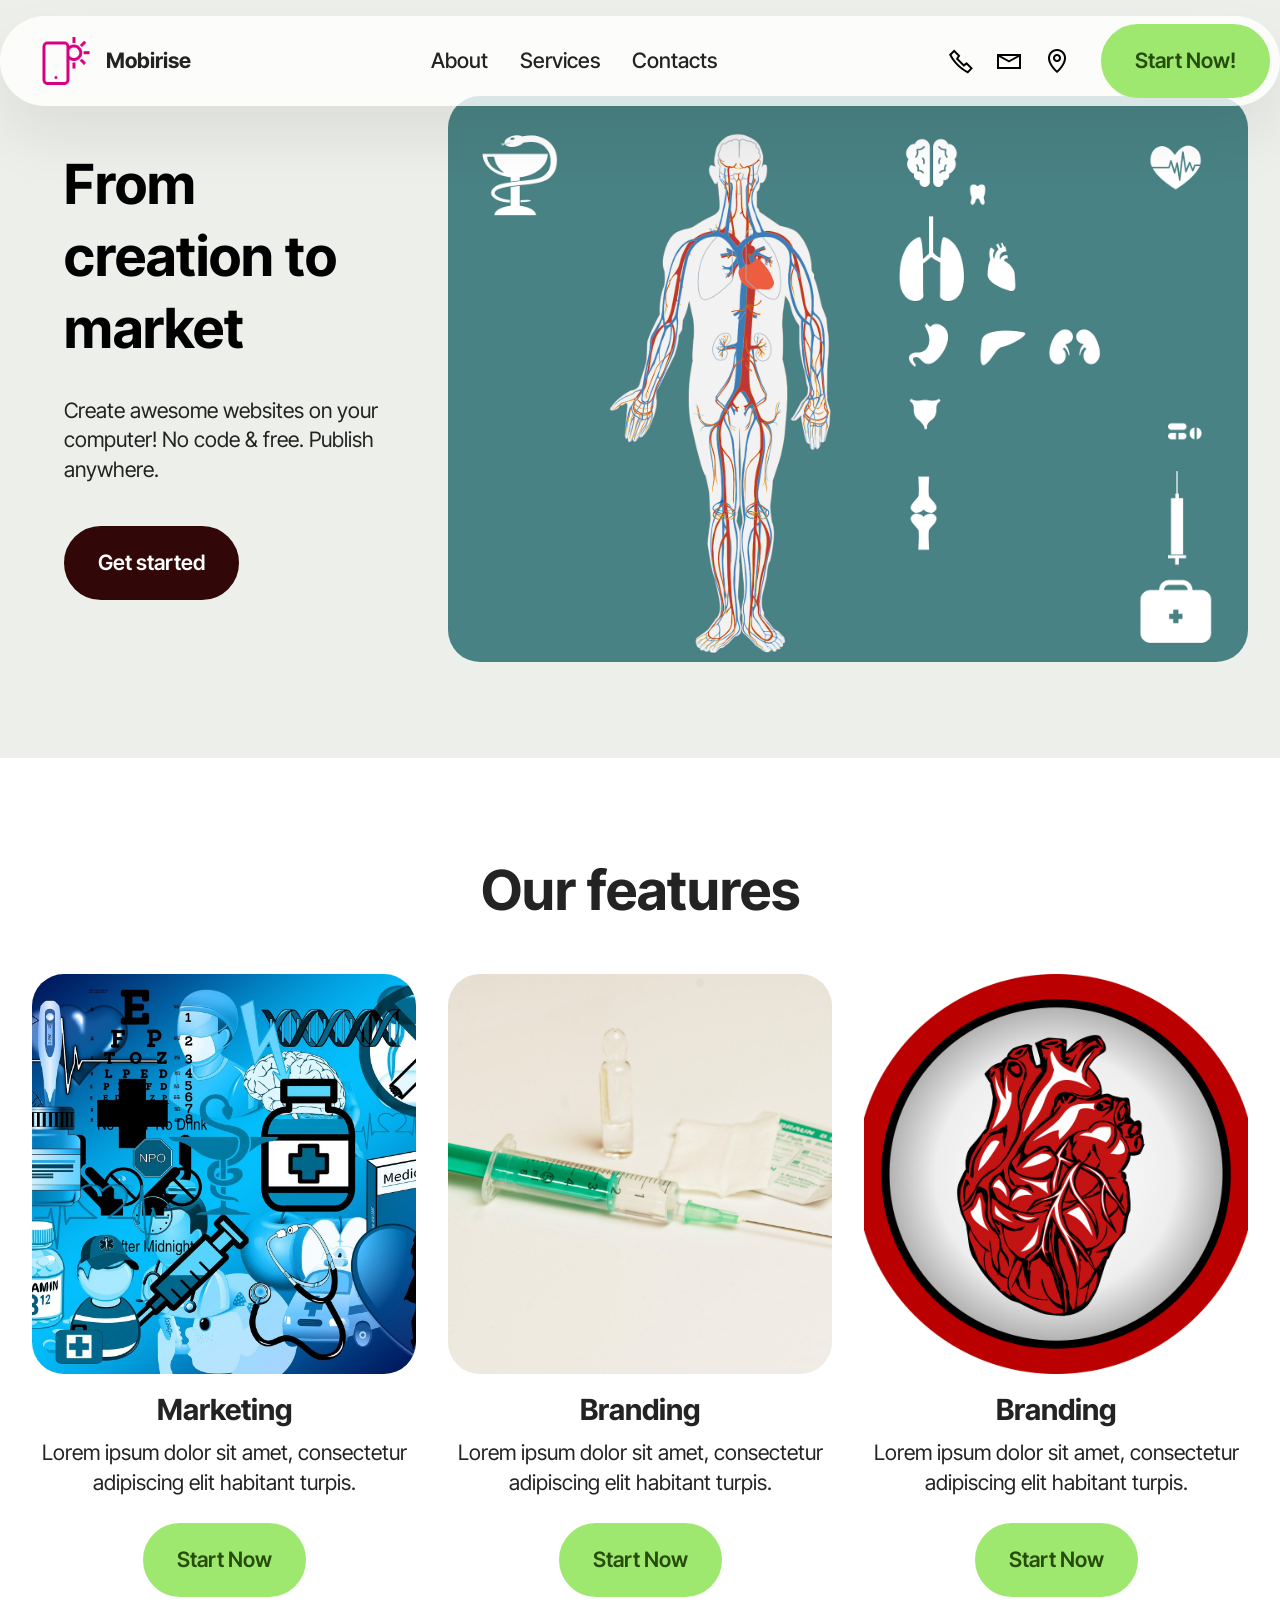
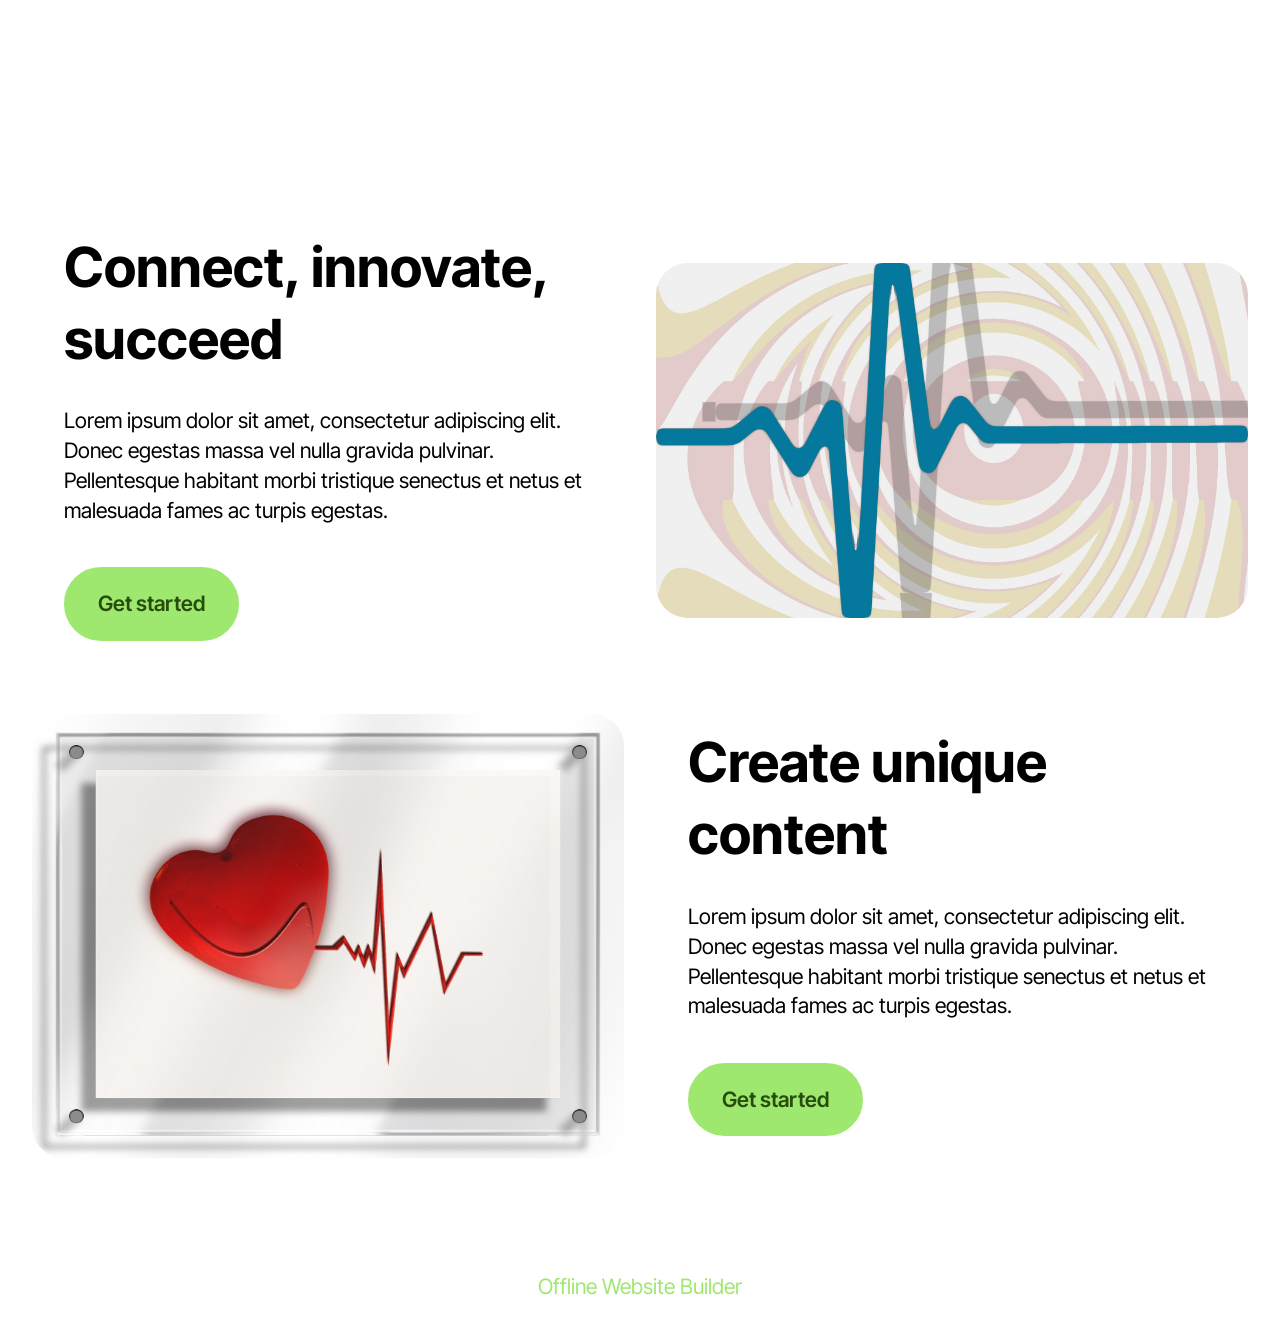
<file: index.html>
<!DOCTYPE html>
<html  >
<head>
  <!-- Site made with Mobirise Website Builder v6.0.1, https://mobirise.com -->
  <meta charset="UTF-8">
  <meta http-equiv="X-UA-Compatible" content="IE=edge">
  <meta name="generator" content="Mobirise v6.0.1, mobirise.com">
  <meta name="viewport" content="width=device-width, initial-scale=1, minimum-scale=1">
  <link rel="shortcut icon" href="assets/images/logo.png" type="image/x-icon">
  <meta name="description" content="">
  
  
  <title>Home</title>
  <link rel="stylesheet" href="assets/web/assets/mobirise-icons2/mobirise2.css">
  <link rel="stylesheet" href="assets/bootstrap/css/bootstrap.min.css">
  <link rel="stylesheet" href="assets/bootstrap/css/bootstrap-grid.min.css">
  <link rel="stylesheet" href="assets/bootstrap/css/bootstrap-reboot.min.css">
  <link rel="stylesheet" href="assets/dropdown/css/style.css">
  <link rel="stylesheet" href="assets/theme/css/style.css">
  <link rel="preload" href="https://fonts.googleapis.com/css2?family=Inter+Tight:wght@400;700&display=swap&display=swap" as="style" onload="this.onload=null;this.rel='stylesheet'">
  <noscript><link rel="stylesheet" href="https://fonts.googleapis.com/css2?family=Inter+Tight:wght@400;700&display=swap&display=swap"></noscript>
  <link rel="preload" as="style" href="assets/mobirise/css/mbr-additional.css?v=m0yFTu"><link rel="stylesheet" href="assets/mobirise/css/mbr-additional.css?v=m0yFTu" type="text/css">

  
  
  
</head>
<body>
  
  <section data-bs-version="5.1" class="menu menu2 cid-uIJ2qwmPEq" once="menu" id="menu02-0">
	

	<nav class="navbar navbar-dropdown navbar-fixed-top navbar-expand-lg">
		<div class="container">
			<div class="navbar-brand">
				<span class="navbar-logo">
					<a href="https://mobiri.se">
						<img src="assets/images/logo.png" alt="Mobirise Website Builder" style="height: 3rem;">
					</a>
				</span>
				<span class="navbar-caption-wrap"><a class="navbar-caption text-black display-4" href="https://mobiri.se">Mobirise</a></span>
			</div>
			<button class="navbar-toggler" type="button" data-toggle="collapse" data-bs-toggle="collapse" data-target="#navbarSupportedContent" data-bs-target="#navbarSupportedContent" aria-controls="navbarNavAltMarkup" aria-expanded="false" aria-label="Toggle navigation">
				<div class="hamburger">
					<span></span>
					<span></span>
					<span></span>
					<span></span>
				</div>
			</button>
			<div class="collapse navbar-collapse" id="navbarSupportedContent">
				<ul class="navbar-nav nav-dropdown" data-app-modern-menu="true">
					<li class="nav-item">
						<a class="nav-link link text-black display-4" href="https://mobiri.se">About</a>
					</li>
					<li class="nav-item">
						<a class="nav-link link text-black display-4" href="https://mobiri.se" aria-expanded="false">Services</a>
					</li>
					<li class="nav-item">
						<a class="nav-link link text-black display-4" href="https://mobiri.se">Contacts</a>
					</li>
				</ul>
				<div class="icons-menu">
					<a class="iconfont-wrapper" href="https://mobiri.se">
						<span class="p-2 mbr-iconfont mobi-mbri-phone mobi-mbri"></span>
					</a>
					<a class="iconfont-wrapper" href="https://mobiri.se">
						<span class="p-2 mbr-iconfont mobi-mbri-letter mobi-mbri"></span>
					</a>
					<a class="iconfont-wrapper" href="https://mobiri.se">
						<span class="p-2 mbr-iconfont mobi-mbri-map-pin mobi-mbri"></span>
					</a>
					
				</div>
				<div class="navbar-buttons mbr-section-btn">
					<a class="btn btn-primary display-4" href="https://mobiri.se"> Start Now!</a>
				</div>
			</div>
		</div>
	</nav>
</section>

<section data-bs-version="5.1" class="header1 cid-uIJ2tVKs2K" id="header01-1">
	

	
	

	<div class="container-fluid">
		<div class="row justify-content-center">
			<div class="col-12 col-md-12 col-lg-8 image-wrapper">
				<img class="w-100" src="assets/images/mbr-1.png" alt="Mobirise Website Builder">
			</div>
			<div class="col-12 col-lg col-md-12">
				<div class="text-wrapper align-left">
					<h1 class="mbr-section-title mbr-fonts-style mb-4 display-2">
						<strong>From creation to market</strong>
					</h1>
					<p class="mbr-text mbr-fonts-style mb-4 display-7">
						Create awesome websites on your computer! No code &amp; free. Publish anywhere.
					</p>
					<div class="mbr-section-btn mt-3"><a class="btn btn-info display-7" href="https://mobiri.se">Get started</a></div>
				</div>
			</div>
		</div>
	</div>
</section>

<section data-bs-version="5.1" class="features03 cid-uIJ2wrUdTl" id="features03-2">
	
	
	<div class="container">
		<div class="row justify-content-center mb-5">
			<div class="col-12 content-head">
				<div class="mbr-section-head">
					<h4 class="mbr-section-title mbr-fonts-style align-center mb-0 display-2">
						<strong>Our features</strong>
					</h4>
					
				</div>
			</div>
		</div>
		<div class="row">
			<div class="item features-image col-12 col-md-6 col-lg-4 active">
				<div class="item-wrapper">
					<div class="item-img mb-3">
						<img src="assets/images/mbr-1.jpg" alt="Mobirise Website Builder" title="">
					</div>
					<div class="item-content align-left">
						<h5 class="item-title mbr-fonts-style mt-0 mb-2 display-5">
							<strong>Marketing</strong>
						</h5>
						<p class="mbr-text mbr-fonts-style mb-3 display-7">
						    Lorem ipsum dolor sit amet, consectetur adipiscing elit habitant turpis.
						</p>
						<div class="mbr-section-btn item-footer">
						<a href="" class="btn item-btn btn-primary display-7">Start Now</a>
					</div>
					</div>
				</div>
			</div>
			
			<div class="item features-image col-12 col-md-6 col-lg-4">
				<div class="item-wrapper">
					<div class="item-img mb-3">
						<img src="assets/images/mbr-2.jpg" alt="Mobirise Website Builder" title="" data-slide-to="2" data-bs-slide-to="2">
					</div>
					<div class="item-content align-left">
						<h5 class="item-title mbr-fonts-style mb-2 mt-0 display-5">
						    <strong>Branding</strong>
						</h5>
						<p class="mbr-text mbr-fonts-style mb-3 display-7">
						Lorem ipsum dolor sit amet, consectetur adipiscing elit habitant turpis.<br>
						</p>
						<div class="mbr-section-btn item-footer">
						<a href="" class="btn item-btn btn-primary display-7">Start Now</a>
					</div>
					</div>
				</div>
			</div><div class="item features-image col-12 col-md-6 col-lg-4">
				<div class="item-wrapper">
					<div class="item-img mb-3">
						<img src="assets/images/mbr-2.png" alt="Mobirise Website Builder" title="" data-slide-to="2" data-bs-slide-to="3">
					</div>
					<div class="item-content align-left">
						<h5 class="item-title mbr-fonts-style mb-2 mt-0 display-5">
						    <strong>Branding</strong>
						</h5>
						<p class="mbr-text mbr-fonts-style mb-3 display-7">
						Lorem ipsum dolor sit amet, consectetur adipiscing elit habitant turpis.<br>
						</p>
						<div class="mbr-section-btn item-footer">
						<a href="" class="btn item-btn btn-primary display-7">Start Now</a>
					</div>
					</div>
				</div>
			</div>
		</div>
	</div>
</section>

<section data-bs-version="5.1" class="features38 cid-uIJ2AC1Yav" id="features038-3">
    

    
    

    <div class="container">
        <div class="row justify-content-center">
            <div class="col-12 col-md-12 col-lg">
                <div class="text-wrapper align-left">
                    <h1 class="mbr-section-title mbr-fonts-style mb-4 display-2">
                        <strong>Connect, innovate, succeed</strong>
                    </h1>
                    <p class="mbr-text align-left mbr-fonts-style mb-4 display-7">
                        Lorem ipsum dolor sit amet, consectetur adipiscing elit. Donec egestas massa vel nulla gravida
                        pulvinar. Pellentesque habitant morbi tristique senectus et netus et malesuada fames ac turpis
                        egestas.
                    </p>
                    <div class="mbr-section-btn align-left mt-3"><a class="btn btn-primary display-7" href="https://mobiri.se">Get started</a></div>
                </div>
            </div>
            <div class="col-12 col-md-12 col-lg-6 image-wrapper">
                <img class="w-100" src="assets/images/mbr-3.jpg" alt="Mobirise Website Builder">
            </div>
        </div>
        <div class="row row-reverse justify-content-center">

            <div class="col-12 col-md-12 col-lg">
                <div class="text-wrapper align-left">
                    <h1 class="mbr-section-title mbr-fonts-style mb-4 display-2"><strong>Create unique content</strong></h1>
                    <p class="mbr-text align-left mbr-fonts-style mb-4 display-7">
                        Lorem ipsum dolor sit amet, consectetur adipiscing elit. Donec egestas massa vel nulla gravida
                        pulvinar. Pellentesque habitant morbi tristique senectus et netus et malesuada fames ac turpis
                        egestas.
                    </p>
                    <div class="mbr-section-btn align-left mt-3"><a class="btn btn-primary display-7" href="https://mobiri.se">Get started</a></div>
                </div>
            </div>
            <div class="col-12 col-md-12 col-lg-6 image-wrapper">
                <img class="w-100" src="assets/images/mbr-4.jpg" alt="Mobirise Website Builder">
            </div>
        </div>
        
    </div>
</section><section class="display-7" style="padding: 0;align-items: center;justify-content: center;flex-wrap: wrap;    align-content: center;display: flex;position: relative;height: 4rem;"><a href="https://mobiri.se/" style="flex: 1 1;height: 4rem;position: absolute;width: 100%;z-index: 1;"><img alt="" style="height: 4rem;" src="[data-uri]"></a><p style="margin: 0;text-align: center;" class="display-7">&#8204;</p><a style="z-index:1" href="https://mobirise.com/offline-website-builder.html">Offline Website Builder</a></section><script src="assets/bootstrap/js/bootstrap.bundle.min.js"></script>  <script src="assets/smoothscroll/smooth-scroll.js"></script>  <script src="assets/ytplayer/index.js"></script>  <script src="assets/dropdown/js/navbar-dropdown.js"></script>  <script src="assets/theme/js/script.js"></script>  
  
  
</body>
</html>
</file>
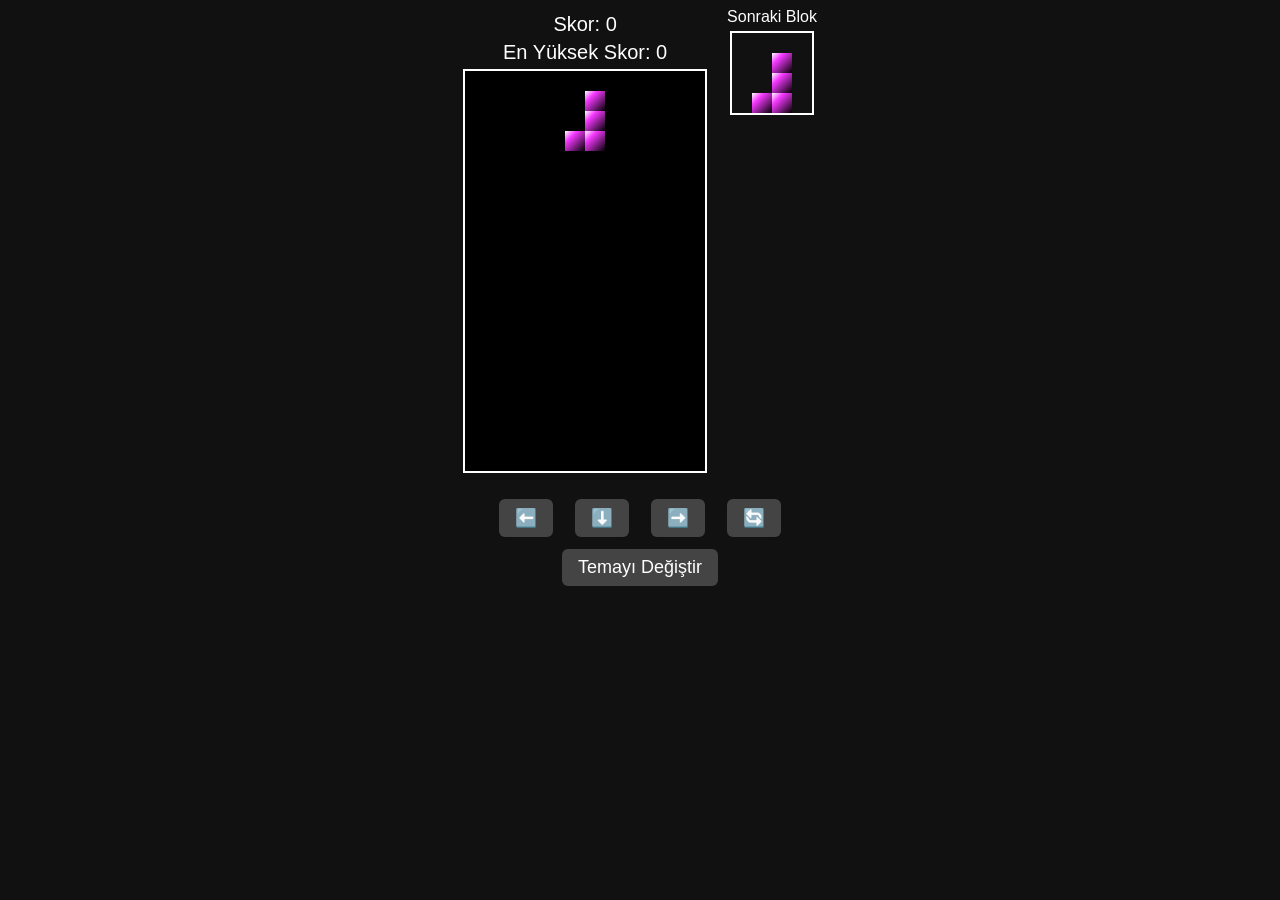
<file: tetris1.html>
<!DOCTYPE html>
<html>
<head>
  <meta charset="UTF-8">
  <title>Tetris</title>
  <style>
    body {
      background: #111;
      color: white;
      font-family: sans-serif;
      text-align: center;
    }
    #score, #highscore {
      font-size: 20px;
      margin: 5px;
    }
    canvas {
      display: block;
      margin: 0 auto;
      border: 2px solid #fff;
    }
    button {
      margin: 6px;
      padding: 8px 16px;
      font-size: 18px;
      background: #444;
      color: white;
      border: none;
      border-radius: 6px;
      cursor: pointer;
    }
    #restartBtn {
      display: none;
      background: red;
    }
  </style>
</head>
<body>
  <div style="display: flex; justify-content: center; align-items: start; gap: 20px;">
    <div>
      <div id="score">Skor: 0</div>
      <div id="highscore">En Yüksek Skor: 0</div>
      <canvas id="tetris" width="240" height="400"></canvas>
    </div>
    <div>
      <div style="font-size: 16px; margin-bottom: 5px;">Sonraki Blok</div>
      <canvas id="preview" width="80" height="80"></canvas>
    </div>
  </div>

  <div id="mobile-controls" style="margin-top: 20px; display: flex; justify-content: center; flex-wrap: wrap; gap: 10px;">
    <button onclick="playerMove(-1)">⬅️</button>
    <button onclick="playerDrop()">⬇️</button>
    <button onclick="playerMove(1)">➡️</button>
    <button onclick="playerRotate()">🔄</button>
  </div>

  <button onclick="switchTheme()">Temayı Değiştir</button>
  <button id="restartBtn" onclick="restartGame()">Yeniden Başlat</button>

  <script>
    const canvas = document.getElementById('tetris');
    const context = canvas.getContext('2d');
    context.scale(20, 20);

    const previewCanvas = document.getElementById('preview');
    const previewCtx = previewCanvas.getContext('2d');
    previewCtx.scale(20, 20);

    const scoreElement = document.getElementById('score');
    const restartBtn = document.getElementById('restartBtn');

    let score = 0;
    let highScore = localStorage.getItem('tetrisHighScore') || 0;
    let gameOver = false;
    let animationId;

    const themes = [
      {
        bgColor: '#000',
        colors: [null, '#FF0D72', '#0DC2FF', '#0DFF72', '#F538FF', '#FF8E0D', '#FFE138', '#3877FF']
      },
      {
        bgColor: '#001f3f',
        colors: [null, '#7FDBFF', '#39CCCC', '#3D9970', '#85144b', '#FF851B', '#FFDC00', '#B10DC9']
      },
      {
        bgColor: '#ffffff',
        colors: [null, '#111111', '#444444', '#777777', '#aaaaaa', '#bbbbbb', '#cccccc', '#dddddd']
      }
    ];

    let currentTheme = 0;
    let colors = themes[currentTheme].colors;

    function switchTheme() {
      currentTheme = (currentTheme + 1) % themes.length;
      colors = themes[currentTheme].colors;
      canvas.style.background = themes[currentTheme].bgColor;
    }

    function updateScore() {
      if (score > highScore) {
        highScore = score;
        localStorage.setItem('tetrisHighScore', highScore);
      }
      scoreElement.innerText = 'Skor: ' + score;
      document.getElementById('highscore').innerText = 'En Yüksek Skor: ' + highScore;
    }

    function createMatrix(w, h) {
      const matrix = [];
      while (h--) matrix.push(new Array(w).fill(0));
      return matrix;
    }

    function createPiece(type) {
      const pieces = {
        'T': [[0,0,0],[1,1,1],[0,1,0]],
        'O': [[2,2],[2,2]],
        'L': [[0,3,0],[0,3,0],[0,3,3]],
        'J': [[0,4,0],[0,4,0],[4,4,0]],
        'I': [[0,5,0,0],[0,5,0,0],[0,5,0,0],[0,5,0,0]],
        'S': [[0,6,6],[6,6,0],[0,0,0]],
        'Z': [[7,7,0],[0,7,7],[0,0,0]]
      };
      return pieces[type];
    }

    function drawMatrix(matrix, offset, ctx, themeColors) {
      matrix.forEach((row, y) => {
        row.forEach((value, x) => {
          if (value !== 0) {
            let grad = ctx.createLinearGradient(x + offset.x, y + offset.y, x + offset.x + 1, y + offset.y + 1);
            grad.addColorStop(0, '#ffffff');
            grad.addColorStop(0.3, themeColors[value]);
            grad.addColorStop(1, '#000000');
            ctx.fillStyle = grad;
            ctx.fillRect(x + offset.x, y + offset.y, 1, 1);
          }
        });
      });
    }

    function collide(arena, player) {
      const m = player.matrix, o = player.pos;
      for (let y = 0; y < m.length; ++y) {
        for (let x = 0; x < m[y].length; ++x) {
          if (m[y][x] !== 0 && (arena[y + o.y] && arena[y + o.y][x + o.x]) !== 0) {
            return true;
          }
        }
      }
      return false;
    }

    function merge(arena, player) {
      player.matrix.forEach((row, y) => {
        row.forEach((value, x) => {
          if (value !== 0) arena[y + player.pos.y][x + player.pos.x] = value;
        });
      });
    }

    function arenaSweep() {
      let rowCount = 1;
      outer: for (let y = arena.length - 1; y >= 0; --y) {
        for (let x = 0; x < arena[y].length; ++x) {
          if (arena[y][x] === 0) continue outer;
        }
        const row = arena.splice(y, 1)[0].fill(0);
        arena.unshift(row);
        ++y;
        score += 10 * rowCount;
        rowCount *= 2;
      }
    }

    function draw() {
      context.fillStyle = themes[currentTheme].bgColor;
      context.fillRect(0, 0, canvas.width, canvas.height);
      drawMatrix(arena, {x: 0, y: 0}, context, colors);
      drawMatrix(player.matrix, player.pos, context, colors);
    }

    let dropCounter = 0, dropInterval = 800, lastTime = 0;

    function update(time = 0) {
      const deltaTime = time - lastTime;
      lastTime = time;
      dropCounter += deltaTime;
      if (dropCounter > dropInterval) playerDrop();
      draw();
      if (!gameOver) animationId = requestAnimationFrame(update);
    }

    function playerDrop() {
      if (gameOver) return;
      player.pos.y++;
      if (collide(arena, player)) {
        player.pos.y--;
        merge(arena, player);
        playerReset();
        arenaSweep();
        updateScore();
      }
      dropCounter = 0;
    }

    function playerMove(dir) {
      if (gameOver) return;
      player.pos.x += dir;
      if (collide(arena, player)) player.pos.x -= dir;
    }

    function playerRotate() {
      if (gameOver) return;
      const pos = player.pos.x;
      let offset = 1;
      rotate(player.matrix);
      while (collide(arena, player)) {
        player.pos.x += offset;
        offset = -(offset + (offset > 0 ? 1 : -1));
        if (offset > player.matrix[0].length) {
          rotate(player.matrix); rotate(player.matrix); rotate(player.matrix);
          player.pos.x = pos;
          return;
        }
      }
    }

    function rotate(matrix) {
      for (let y = 0; y < matrix.length; ++y) {
        for (let x = 0; x < y; ++x) {
          [matrix[x][y], matrix[y][x]] = [matrix[y][x], matrix[x][y]];
        }
      }
      matrix.forEach(row => row.reverse());
    }

    function playerReset() {
      player.matrix = nextPiece;
      nextPiece = createPiece(pieces[Math.floor(Math.random() * pieces.length)]);
      player.pos.y = 0;
      player.pos.x = (arena[0].length / 2 | 0) - (player.matrix[0].length / 2 | 0);
      previewCtx.clearRect(0, 0, previewCanvas.width, previewCanvas.height);
      drawMatrix(nextPiece, {x: 1, y: 1}, previewCtx, colors);
      if (collide(arena, player)) {
        gameOver = true;
        restartBtn.style.display = 'inline-block';
        cancelAnimationFrame(animationId);
      }
    }

    function restartGame() {
      arena.forEach(row => row.fill(0));
      score = 0;
      gameOver = false;
      updateScore();
      restartBtn.style.display = 'none';
      playerReset();
      update();
    }

    document.addEventListener('keydown', event => {
      if (gameOver) return;
      if (event.key === 'ArrowLeft') playerMove(-1);
      else if (event.key === 'ArrowRight') playerMove(1);
      else if (event.key === 'ArrowDown') playerDrop();
      else if (event.key === 'ArrowUp') playerRotate();
    });

    const pieces = 'ILJOTSZ';
    const arena = createMatrix(12, 20);
    const player = { pos: {x: 0, y: 0}, matrix: null };
    let nextPiece = createPiece(pieces[Math.floor(Math.random() * pieces.length)]);

    playerReset();
    updateScore();
    update();
    canvas.style.background = themes[currentTheme].bgColor;
  </script>
</body>
</html>
</file>
<file: assets/web/assets/mobirise-icons2/mobirise2.css>
@font-face {
  font-family: 'Moririse2';
  font-display: swap;
  src:  url('mobirise2.eot?f2bix4');
  src:  url('mobirise2.eot?f2bix4#iefix') format('embedded-opentype'),
    url('mobirise2.ttf?f2bix4') format('truetype'),
    url('mobirise2.woff?f2bix4') format('woff'),
    url('mobirise2.svg?f2bix4#mobirise2') format('svg');
  font-weight: normal;
  font-style: normal;
}

[class^="mobi-"], [class*=" mobi-"] {
  /* use !important to prevent issues with browser extensions that change fonts */
  font-family: 'Moririse2' !important;
  speak: none;
  font-style: normal;
  font-weight: normal;
  font-variant: normal;
  text-transform: none;
  line-height: 1;

  /* Better Font Rendering =========== */
  -webkit-font-smoothing: antialiased;
  -moz-osx-font-smoothing: grayscale;
}

.mobi-mbri-add-submenu:before {
  content: "\e900";
}
.mobi-mbri-alert:before {
  content: "\e901";
}
.mobi-mbri-align-center:before {
  content: "\e902";
}
.mobi-mbri-align-justify:before {
  content: "\e903";
}
.mobi-mbri-align-left:before {
  content: "\e904";
}
.mobi-mbri-align-right:before {
  content: "\e905";
}
.mobi-mbri-android:before {
  content: "\e906";
}
.mobi-mbri-apple:before {
  content: "\e907";
}
.mobi-mbri-arrow-down:before {
  content: "\e908";
}
.mobi-mbri-arrow-next:before {
  content: "\e909";
}
.mobi-mbri-arrow-prev:before {
  content: "\e90a";
}
.mobi-mbri-arrow-up:before {
  content: "\e90b";
}
.mobi-mbri-bold:before {
  content: "\e90c";
}
.mobi-mbri-bookmark:before {
  content: "\e90d";
}
.mobi-mbri-bootstrap:before {
  content: "\e90e";
}
.mobi-mbri-briefcase:before {
  content: "\e90f";
}
.mobi-mbri-browse:before {
  content: "\e910";
}
.mobi-mbri-bulleted-list:before {
  content: "\e911";
}
.mobi-mbri-calendar:before {
  content: "\e912";
}
.mobi-mbri-camera:before {
  content: "\e913";
}
.mobi-mbri-cart-add:before {
  content: "\e914";
}
.mobi-mbri-cart-full:before {
  content: "\e915";
}
.mobi-mbri-cash:before {
  content: "\e916";
}
.mobi-mbri-change-style:before {
  content: "\e917";
}
.mobi-mbri-chat:before {
  content: "\e918";
}
.mobi-mbri-clock:before {
  content: "\e919";
}
.mobi-mbri-close:before {
  content: "\e91a";
}
.mobi-mbri-cloud:before {
  content: "\e91b";
}
.mobi-mbri-code:before {
  content: "\e91c";
}
.mobi-mbri-contact-form:before {
  content: "\e91d";
}
.mobi-mbri-credit-card:before {
  content: "\e91e";
}
.mobi-mbri-cursor-click:before {
  content: "\e91f";
}
.mobi-mbri-cust-feedback:before {
  content: "\e920";
}
.mobi-mbri-database:before {
  content: "\e921";
}
.mobi-mbri-delivery:before {
  content: "\e922";
}
.mobi-mbri-desktop:before {
  content: "\e923";
}
.mobi-mbri-devices:before {
  content: "\e924";
}
.mobi-mbri-down:before {
  content: "\e925";
}
.mobi-mbri-download-2:before {
  content: "\e926";
}
.mobi-mbri-download:before {
  content: "\e927";
}
.mobi-mbri-drag-n-drop-2:before {
  content: "\e928";
}
.mobi-mbri-drag-n-drop:before {
  content: "\e929";
}
.mobi-mbri-edit-2:before {
  content: "\e92a";
}
.mobi-mbri-edit:before {
  content: "\e92b";
}
.mobi-mbri-error:before {
  content: "\e92c";
}
.mobi-mbri-extension:before {
  content: "\e92d";
}
.mobi-mbri-features:before {
  content: "\e92e";
}
.mobi-mbri-file:before {
  content: "\e92f";
}
.mobi-mbri-flag:before {
  content: "\e930";
}
.mobi-mbri-folder:before {
  content: "\e931";
}
.mobi-mbri-gift:before {
  content: "\e932";
}
.mobi-mbri-github:before {
  content: "\e933";
}
.mobi-mbri-globe-2:before {
  content: "\e934";
}
.mobi-mbri-globe:before {
  content: "\e935";
}
.mobi-mbri-growing-chart:before {
  content: "\e936";
}
.mobi-mbri-hearth:before {
  content: "\e937";
}
.mobi-mbri-help:before {
  content: "\e938";
}
.mobi-mbri-home:before {
  content: "\e939";
}
.mobi-mbri-hot-cup:before {
  content: "\e93a";
}
.mobi-mbri-idea:before {
  content: "\e93b";
}
.mobi-mbri-image-gallery:before {
  content: "\e93c";
}
.mobi-mbri-image-slider:before {
  content: "\e93d";
}
.mobi-mbri-info:before {
  content: "\e93e";
}
.mobi-mbri-italic:before {
  content: "\e93f";
}
.mobi-mbri-key:before {
  content: "\e940";
}
.mobi-mbri-laptop:before {
  content: "\e941";
}
.mobi-mbri-layers:before {
  content: "\e942";
}
.mobi-mbri-left-right:before {
  content: "\e943";
}
.mobi-mbri-left:before {
  content: "\e944";
}
.mobi-mbri-letter:before {
  content: "\e945";
}
.mobi-mbri-like:before {
  content: "\e946";
}
.mobi-mbri-link:before {
  content: "\e947";
}
.mobi-mbri-lock:before {
  content: "\e948";
}
.mobi-mbri-login:before {
  content: "\e949";
}
.mobi-mbri-logout:before {
  content: "\e94a";
}
.mobi-mbri-magic-stick:before {
  content: "\e94b";
}
.mobi-mbri-map-pin:before {
  content: "\e94c";
}
.mobi-mbri-menu:before {
  content: "\e94d";
}
.mobi-mbri-mobile-2:before {
  content: "\e94e";
}
.mobi-mbri-mobile-horizontal:before {
  content: "\e94f";
}
.mobi-mbri-mobile:before {
  content: "\e950";
}
.mobi-mbri-mobirise:before {
  content: "\e951";
}
.mobi-mbri-more-horizontal:before {
  content: "\e952";
}
.mobi-mbri-more-vertical:before {
  content: "\e953";
}
.mobi-mbri-music:before {
  content: "\e954";
}
.mobi-mbri-new-file:before {
  content: "\e955";
}
.mobi-mbri-numbered-list:before {
  content: "\e956";
}
.mobi-mbri-opened-folder:before {
  content: "\e957";
}
.mobi-mbri-pages:before {
  content: "\e958";
}
.mobi-mbri-paper-plane:before {
  content: "\e959";
}
.mobi-mbri-paperclip:before {
  content: "\e95a";
}
.mobi-mbri-phone:before {
  content: "\e95b";
}
.mobi-mbri-photo:before {
  content: "\e95c";
}
.mobi-mbri-photos:before {
  content: "\e95d";
}
.mobi-mbri-pin:before {
  content: "\e95e";
}
.mobi-mbri-play:before {
  content: "\e95f";
}
.mobi-mbri-plus:before {
  content: "\e960";
}
.mobi-mbri-preview:before {
  content: "\e961";
}
.mobi-mbri-print:before {
  content: "\e962";
}
.mobi-mbri-protect:before {
  content: "\e963";
}
.mobi-mbri-question:before {
  content: "\e964";
}
.mobi-mbri-quote-left:before {
  content: "\e965";
}
.mobi-mbri-quote-right:before {
  content: "\e966";
}
.mobi-mbri-redo:before {
  content: "\e967";
}
.mobi-mbri-refresh:before {
  content: "\e968";
}
.mobi-mbri-responsive-2:before {
  content: "\e969";
}
.mobi-mbri-responsive:before {
  content: "\e96a";
}
.mobi-mbri-right:before {
  content: "\e96b";
}
.mobi-mbri-rocket:before {
  content: "\e96c";
}
.mobi-mbri-sad-face:before {
  content: "\e96d";
}
.mobi-mbri-sale:before {
  content: "\e96e";
}
.mobi-mbri-save:before {
  content: "\e96f";
}
.mobi-mbri-search:before {
  content: "\e970";
}
.mobi-mbri-setting-2:before {
  content: "\e971";
}
.mobi-mbri-setting-3:before {
  content: "\e972";
}
.mobi-mbri-setting:before {
  content: "\e973";
}
.mobi-mbri-share:before {
  content: "\e974";
}
.mobi-mbri-shopping-bag:before {
  content: "\e975";
}
.mobi-mbri-shopping-basket:before {
  content: "\e976";
}
.mobi-mbri-shopping-cart:before {
  content: "\e977";
}
.mobi-mbri-sites:before {
  content: "\e978";
}
.mobi-mbri-smile-face:before {
  content: "\e979";
}
.mobi-mbri-speed:before {
  content: "\e97a";
}
.mobi-mbri-star:before {
  content: "\e97b";
}
.mobi-mbri-success:before {
  content: "\e97c";
}
.mobi-mbri-sun:before {
  content: "\e97d";
}
.mobi-mbri-sun2:before {
  content: "\e97e";
}
.mobi-mbri-tablet-vertical:before {
  content: "\e97f";
}
.mobi-mbri-tablet:before {
  content: "\e980";
}
.mobi-mbri-target:before {
  content: "\e981";
}
.mobi-mbri-timer:before {
  content: "\e982";
}
.mobi-mbri-to-ftp:before {
  content: "\e983";
}
.mobi-mbri-to-local-drive:before {
  content: "\e984";
}
.mobi-mbri-touch-swipe:before {
  content: "\e985";
}
.mobi-mbri-touch:before {
  content: "\e986";
}
.mobi-mbri-trash:before {
  content: "\e987";
}
.mobi-mbri-underline:before {
  content: "\e988";
}
.mobi-mbri-undo:before {
  content: "\e989";
}
.mobi-mbri-unlink:before {
  content: "\e98a";
}
.mobi-mbri-unlock:before {
  content: "\e98b";
}
.mobi-mbri-up-down:before {
  content: "\e98c";
}
.mobi-mbri-up:before {
  content: "\e98d";
}
.mobi-mbri-update:before {
  content: "\e98e";
}
.mobi-mbri-upload-2:before {
  content: "\e98f";
}
.mobi-mbri-upload:before {
  content: "\e990";
}
.mobi-mbri-user-2:before {
  content: "\e991";
}
.mobi-mbri-user:before {
  content: "\e992";
}
.mobi-mbri-users:before {
  content: "\e993";
}
.mobi-mbri-video-play:before {
  content: "\e994";
}
.mobi-mbri-video:before {
  content: "\e995";
}
.mobi-mbri-watch:before {
  content: "\e996";
}
.mobi-mbri-website-theme-2:before {
  content: "\e997";
}
.mobi-mbri-website-theme:before {
  content: "\e998";
}
.mobi-mbri-wifi:before {
  content: "\e999";
}
.mobi-mbri-windows:before {
  content: "\e99a";
}
.mobi-mbri-zoom-in:before {
  content: "\e99b";
}
.mobi-mbri-zoom-out:before {
  content: "\e99c";
}
</file>
<file: assets/dropdown/css/style.css>
.navbar-dropdown {
  left: 0;
  padding: 0;
  position: absolute;
  right: 0;
  top: 0;
  transition: all 0.45s ease;
  z-index: 1030;
  background: #282828; }
  .navbar-dropdown .navbar-logo {
    margin-right: 0.8rem;
    transition: margin 0.3s ease-in-out;
    vertical-align: middle; }
    .navbar-dropdown .navbar-logo img {
      height: 3.125rem;
      transition: all 0.3s ease-in-out; }
    .navbar-dropdown .navbar-logo.mbr-iconfont {
      font-size: 3.125rem;
      line-height: 3.125rem; }
  .navbar-dropdown .navbar-caption {
    font-weight: 700;
    white-space: normal;
    vertical-align: -4px;
    line-height: 3.125rem !important; }
    .navbar-dropdown .navbar-caption, .navbar-dropdown .navbar-caption:hover {
      color: inherit;
      text-decoration: none; }
  .navbar-dropdown .mbr-iconfont + .navbar-caption {
    vertical-align: -1px; }
  .navbar-dropdown.navbar-fixed-top {
    position: fixed; }
  .navbar-dropdown .navbar-brand span {
    vertical-align: -4px; }
  .navbar-dropdown.bg-color.transparent {
    background: none; }
  .navbar-dropdown.navbar-short .navbar-brand {
    padding: 0.625rem 0; }
    .navbar-dropdown.navbar-short .navbar-brand span {
      vertical-align: -1px; }
  .navbar-dropdown.navbar-short .navbar-caption {
    line-height: 2.375rem !important;
    vertical-align: -2px; }
  .navbar-dropdown.navbar-short .navbar-logo {
    margin-right: 0.5rem; }
    .navbar-dropdown.navbar-short .navbar-logo img {
      height: 2.375rem; }
    .navbar-dropdown.navbar-short .navbar-logo.mbr-iconfont {
      font-size: 2.375rem;
      line-height: 2.375rem; }
  .navbar-dropdown.navbar-short .mbr-table-cell {
    height: 3.625rem; }
  .navbar-dropdown .navbar-close {
    left: 0.6875rem;
    position: fixed;
    top: 0.75rem;
    z-index: 1000; }
  .navbar-dropdown .hamburger-icon {
    content: "";
    display: inline-block;
    vertical-align: middle;
    width: 16px;
    -webkit-box-shadow: 0 -6px 0 1px #282828,0 0 0 1px #282828,0 6px 0 1px #282828;
    -moz-box-shadow: 0 -6px 0 1px #282828,0 0 0 1px #282828,0 6px 0 1px #282828;
    box-shadow: 0 -6px 0 1px #282828,0 0 0 1px #282828,0 6px 0 1px #282828; }

.dropdown-menu .dropdown-toggle[data-toggle="dropdown-submenu"]::after {
  border-bottom: 0.35em solid transparent;
  border-left: 0.35em solid;
  border-right: 0;
  border-top: 0.35em solid transparent;
  margin-left: 0.3rem; }

.dropdown-menu .dropdown-item:focus {
  outline: 0; }

.nav-dropdown {
  font-size: 0.75rem;
  font-weight: 500;
  height: auto !important; }
  .nav-dropdown .nav-btn {
    padding-left: 1rem; }
  .nav-dropdown .link {
    margin: .667em 1.667em;
    font-weight: 500;
    padding: 0;
    transition: color .2s ease-in-out; }
    .nav-dropdown .link.dropdown-toggle {
      margin-right: 2.583em; }
      .nav-dropdown .link.dropdown-toggle::after {
        margin-left: .25rem;
        border-top: 0.35em solid;
        border-right: 0.35em solid transparent;
        border-left: 0.35em solid transparent;
        border-bottom: 0; }
      .nav-dropdown .link.dropdown-toggle[aria-expanded="true"] {
        margin: 0;
        padding: 0.667em 3.263em  0.667em 1.667em; }
  .nav-dropdown .link::after,
  .nav-dropdown .dropdown-item::after {
    color: inherit; }
  .nav-dropdown .btn {
    font-size: 0.75rem;
    font-weight: 700;
    letter-spacing: 0;
    margin-bottom: 0;
    padding-left: 1.25rem;
    padding-right: 1.25rem; }
  .nav-dropdown .dropdown-menu {
    border-radius: 0;
    border: 0;
    left: 0;
    margin: 0;
    padding-bottom: 1.25rem;
    padding-top: 1.25rem;
    position: relative; }
  .nav-dropdown .dropdown-submenu {
    margin-left: 0.125rem;
    top: 0; }
  .nav-dropdown .dropdown-item {
    font-weight: 500;
    line-height: 2;
    padding: 0.3846em 4.615em 0.3846em 1.5385em;
    position: relative;
    transition: color .2s ease-in-out, background-color .2s ease-in-out; }
    .nav-dropdown .dropdown-item::after {
      margin-top: -0.3077em;
      position: absolute;
      right: 1.1538em;
      top: 50%; }
    .nav-dropdown .dropdown-item:focus, .nav-dropdown .dropdown-item:hover {
      background: none; }

@media (max-width: 767px) {
  .nav-dropdown.navbar-toggleable-sm {
    bottom: 0;
    display: none;
    left: 0;
    overflow-x: hidden;
    position: fixed;
    top: 0;
    transform: translateX(-100%);
    -ms-transform: translateX(-100%);
    -webkit-transform: translateX(-100%);
    width: 18.75rem;
    z-index: 999; } }
.nav-dropdown.navbar-toggleable-xl {
  bottom: 0;
  display: none;
  left: 0;
  overflow-x: hidden;
  position: fixed;
  top: 0;
  transform: translateX(-100%);
  -ms-transform: translateX(-100%);
  -webkit-transform: translateX(-100%);
  width: 18.75rem;
  z-index: 999; }

.nav-dropdown-sm {
  display: block !important;
  overflow-x: hidden;
  overflow: auto;
  padding-top: 3.875rem; }
  .nav-dropdown-sm::after {
    content: "";
    display: block;
    height: 3rem;
    width: 100%; }
  .nav-dropdown-sm.collapse.in ~ .navbar-close {
    display: block !important; }
  .nav-dropdown-sm.collapsing, .nav-dropdown-sm.collapse.in {
    transform: translateX(0);
    -ms-transform: translateX(0);
    -webkit-transform: translateX(0);
    transition: all 0.25s ease-out;
    -webkit-transition: all 0.25s ease-out;
    background: #282828; }
  .nav-dropdown-sm.collapsing[aria-expanded="false"] {
    transform: translateX(-100%);
    -ms-transform: translateX(-100%);
    -webkit-transform: translateX(-100%); }
  .nav-dropdown-sm .nav-item {
    display: block;
    margin-left: 0 !important;
    padding-left: 0; }
  .nav-dropdown-sm .link,
  .nav-dropdown-sm .dropdown-item {
    border-top: 1px dotted rgba(255, 255, 255, 0.1);
    font-size: 0.8125rem;
    line-height: 1.6;
    margin: 0 !important;
    padding: 0.875rem 2.4rem 0.875rem 1.5625rem !important;
    position: relative;
    white-space: normal; }
    .nav-dropdown-sm .link:focus, .nav-dropdown-sm .link:hover,
    .nav-dropdown-sm .dropdown-item:focus,
    .nav-dropdown-sm .dropdown-item:hover {
      background: rgba(0, 0, 0, 0.2) !important;
      color: #c0a375; }
  .nav-dropdown-sm .nav-btn {
    position: relative;
    padding: 1.5625rem 1.5625rem 0 1.5625rem; }
    .nav-dropdown-sm .nav-btn::before {
      border-top: 1px dotted rgba(255, 255, 255, 0.1);
      content: "";
      left: 0;
      position: absolute;
      top: 0;
      width: 100%; }
    .nav-dropdown-sm .nav-btn + .nav-btn {
      padding-top: 0.625rem; }
      .nav-dropdown-sm .nav-btn + .nav-btn::before {
        display: none; }
  .nav-dropdown-sm .btn {
    padding: 0.625rem 0; }
  .nav-dropdown-sm .dropdown-toggle[data-toggle="dropdown-submenu"]::after {
    margin-left: .25rem;
    border-top: 0.35em solid;
    border-right: 0.35em solid transparent;
    border-left: 0.35em solid transparent;
    border-bottom: 0; }
  .nav-dropdown-sm .dropdown-toggle[data-toggle="dropdown-submenu"][aria-expanded="true"]::after {
    border-top: 0;
    border-right: 0.35em solid transparent;
    border-left: 0.35em solid transparent;
    border-bottom: 0.35em solid; }
  .nav-dropdown-sm .dropdown-menu {
    margin: 0;
    padding: 0;
    position: relative;
    top: 0;
    left: 0;
    width: 100%;
    border: 0;
    float: none;
    border-radius: 0;
    background: none; }
  .nav-dropdown-sm .dropdown-submenu {
    left: 100%;
    margin-left: 0.125rem;
    margin-top: -1.25rem;
    top: 0; }

.navbar-toggleable-sm .nav-dropdown .dropdown-menu {
  position: absolute; }

.navbar-toggleable-sm .nav-dropdown .dropdown-submenu {
  left: 100%;
  margin-left: 0.125rem;
  margin-top: -1.25rem;
  top: 0; }

.navbar-toggleable-sm.opened .nav-dropdown .dropdown-menu {
  position: relative; }

.navbar-toggleable-sm.opened .nav-dropdown .dropdown-submenu {
  left: 0;
  margin-left: 00rem;
  margin-top: 0rem;
  top: 0; }

.is-builder .nav-dropdown.collapsing {
  transition: none !important; }
</file>
<file: assets/theme/css/style.css>
@charset "UTF-8";
section {
  background-color: #ffffff;
}

body {
  font-style: normal;
  line-height: 1.5;
  font-weight: 400;
  color: #232323;
  position: relative;
}

button {
  background-color: transparent;
  border-color: transparent;
}

.embla__button,
.carousel-control {
  background-color: #edefea !important;
  opacity: 0.8 !important;
  color: #464845 !important;
  border-color: #edefea !important;
}

.carousel .close,
.modalWindow .close {
  background-color: #edefea !important;
  color: #464845 !important;
  border-color: #edefea !important;
  opacity: 0.8 !important;
}

.carousel .close:hover,
.modalWindow .close:hover {
  opacity: 1 !important;
}

.carousel-indicators li {
  background-color: #edefea !important;
  border: 2px solid #464845 !important;
}

.carousel-indicators li:hover,
.carousel-indicators li:active {
  opacity: 0.8 !important;
}

.embla__button:hover,
.carousel-control:hover {
  background-color: #edefea !important;
  opacity: 1 !important;
}

.modalWindow-video-container {
  height: 80%;
}

section,
.container,
.container-fluid {
  position: relative;
  word-wrap: break-word;
}

a.mbr-iconfont:hover {
  text-decoration: none;
}

.article .lead p,
.article .lead ul,
.article .lead ol,
.article .lead pre,
.article .lead blockquote {
  margin-bottom: 0;
}

a {
  font-style: normal;
  font-weight: 400;
  cursor: pointer;
}
a, a:hover {
  text-decoration: none;
}

.mbr-section-title {
  font-style: normal;
  line-height: 1.3;
}

.mbr-section-subtitle {
  line-height: 1.3;
}

.mbr-text {
  font-style: normal;
  line-height: 1.7;
}

h1,
h2,
h3,
h4,
h5,
h6,
.display-1,
.display-2,
.display-4,
.display-5,
.display-7,
span,
p,
a {
  line-height: 1;
  word-break: break-word;
  word-wrap: break-word;
  font-weight: 400;
}

b,
strong {
  font-weight: bold;
}

input:-webkit-autofill, input:-webkit-autofill:hover, input:-webkit-autofill:focus, input:-webkit-autofill:active {
  transition-delay: 9999s;
  -webkit-transition-property: background-color, color;
  transition-property: background-color, color;
}

textarea[type=hidden] {
  display: none;
}

section {
  background-position: 50% 50%;
  background-repeat: no-repeat;
  background-size: cover;
}
section .mbr-background-video,
section .mbr-background-video-preview {
  position: absolute;
  bottom: 0;
  left: 0;
  right: 0;
  top: 0;
}

.hidden {
  visibility: hidden;
}

.mbr-z-index20 {
  z-index: 20;
}

/*! Base colors */
.mbr-white {
  color: #ffffff;
}

.mbr-black {
  color: #111111;
}

.mbr-bg-white {
  background-color: #ffffff;
}

.mbr-bg-black {
  background-color: #000000;
}

/*! Text-aligns */
.align-left {
  text-align: left;
}

.align-center {
  text-align: center;
}

.align-right {
  text-align: right;
}

/*! Font-weight  */
.mbr-light {
  font-weight: 300;
}

.mbr-regular {
  font-weight: 400;
}

.mbr-semibold {
  font-weight: 500;
}

.mbr-bold {
  font-weight: 700;
}

/*! Media  */
.media-content {
  flex-basis: 100%;
}

.media-container-row {
  display: flex;
  flex-direction: row;
  flex-wrap: wrap;
  justify-content: center;
  align-content: center;
  align-items: start;
}
.media-container-row .media-size-item {
  width: 400px;
}

.media-container-column {
  display: flex;
  flex-direction: column;
  flex-wrap: wrap;
  justify-content: center;
  align-content: center;
  align-items: stretch;
}
.media-container-column > * {
  width: 100%;
}

@media (min-width: 992px) {
  .media-container-row {
    flex-wrap: nowrap;
  }
}
figure {
  margin-bottom: 0;
  overflow: hidden;
}

figure[mbr-media-size] {
  transition: width 0.1s;
}

img,
iframe {
  display: block;
  width: 100%;
}

.card {
  background-color: transparent;
  border: none;
}

.card-box {
  width: 100%;
}

.card-img {
  text-align: center;
  flex-shrink: 0;
  -webkit-flex-shrink: 0;
}

.media {
  max-width: 100%;
  margin: 0 auto;
}

.mbr-figure {
  align-self: center;
}

.media-container > div {
  max-width: 100%;
}

.mbr-figure img,
.card-img img {
  width: 100%;
}

@media (max-width: 991px) {
  .media-size-item {
    width: auto !important;
  }
  .media {
    width: auto;
  }
  .mbr-figure {
    width: 100% !important;
  }
}
/*! Buttons */
.mbr-section-btn {
  margin-left: -0.6rem;
  margin-right: -0.6rem;
  font-size: 0;
}

.btn {
  font-weight: 600;
  border-width: 1px;
  font-style: normal;
  margin: 0.6rem 0.6rem;
  white-space: normal;
  transition: all 0.2s ease-in-out;
  display: inline-flex;
  align-items: center;
  justify-content: center;
  word-break: break-word;
}

.btn-sm {
  font-weight: 600;
  letter-spacing: 0px;
  transition: all 0.3s ease-in-out;
}

.btn-md {
  font-weight: 600;
  letter-spacing: 0px;
  transition: all 0.3s ease-in-out;
}

.btn-lg {
  font-weight: 600;
  letter-spacing: 0px;
  transition: all 0.3s ease-in-out;
}

.btn-form {
  margin: 0;
}
.btn-form:hover {
  cursor: pointer;
}

nav .mbr-section-btn {
  margin-left: 0rem;
  margin-right: 0rem;
}

/*! Btn icon margin */
.btn .mbr-iconfont,
.btn.btn-sm .mbr-iconfont {
  order: 1;
  cursor: pointer;
  margin-left: 0.5rem;
  vertical-align: sub;
}

.btn.btn-md .mbr-iconfont,
.btn.btn-md .mbr-iconfont {
  margin-left: 0.8rem;
}

.mbr-regular {
  font-weight: 400;
}

.mbr-semibold {
  font-weight: 500;
}

.mbr-bold {
  font-weight: 700;
}

[type=submit] {
  -webkit-appearance: none;
}

/*! Full-screen */
.mbr-fullscreen .mbr-overlay {
  min-height: 100vh;
}

.mbr-fullscreen {
  display: flex;
  display: -moz-flex;
  display: -ms-flex;
  display: -o-flex;
  align-items: center;
  min-height: 100vh;
  padding-top: 3rem;
  padding-bottom: 3rem;
}

/*! Map */
.map {
  height: 25rem;
  position: relative;
}
.map iframe {
  width: 100%;
  height: 100%;
}

/*! Scroll to top arrow */
.mbr-arrow-up {
  bottom: 25px;
  right: 90px;
  position: fixed;
  text-align: right;
  z-index: 5000;
  color: #ffffff;
  font-size: 22px;
}

.mbr-arrow-up a {
  background: rgba(0, 0, 0, 0.2);
  border-radius: 50%;
  color: #fff;
  display: inline-block;
  height: 60px;
  width: 60px;
  border: 2px solid #fff;
  outline-style: none !important;
  position: relative;
  text-decoration: none;
  transition: all 0.3s ease-in-out;
  cursor: pointer;
  text-align: center;
}
.mbr-arrow-up a:hover {
  background-color: rgba(0, 0, 0, 0.4);
}
.mbr-arrow-up a i {
  line-height: 60px;
}

.mbr-arrow-up-icon {
  display: block;
  color: #fff;
}

.mbr-arrow-up-icon::before {
  content: "›";
  display: inline-block;
  font-family: serif;
  font-size: 22px;
  line-height: 1;
  font-style: normal;
  position: relative;
  top: 6px;
  left: -4px;
  transform: rotate(-90deg);
}

/*! Arrow Down */
.mbr-arrow {
  position: absolute;
  bottom: 45px;
  left: 50%;
  width: 60px;
  height: 60px;
  cursor: pointer;
  background-color: rgba(80, 80, 80, 0.5);
  border-radius: 50%;
  transform: translateX(-50%);
}
@media (max-width: 767px) {
  .mbr-arrow {
    display: none;
  }
}
.mbr-arrow > a {
  display: inline-block;
  text-decoration: none;
  outline-style: none;
  animation: arrowdown 1.7s ease-in-out infinite;
  color: #ffffff;
}
.mbr-arrow > a > i {
  position: absolute;
  top: -2px;
  left: 15px;
  font-size: 2rem;
}

#scrollToTop a i::before {
  content: "";
  position: absolute;
  display: block;
  border-bottom: 2.5px solid #fff;
  border-left: 2.5px solid #fff;
  width: 27.8%;
  height: 27.8%;
  left: 50%;
  top: 51%;
  transform: translateY(-30%) translateX(-50%) rotate(135deg);
}

@keyframes arrowdown {
  0% {
    transform: translateY(0px);
  }
  50% {
    transform: translateY(-5px);
  }
  100% {
    transform: translateY(0px);
  }
}
@media (max-width: 500px) {
  .mbr-arrow-up {
    left: 0;
    right: 0;
    text-align: center;
  }
}
/*Gradients animation*/
@keyframes gradient-animation {
  from {
    background-position: 0% 100%;
    animation-timing-function: ease-in-out;
  }
  to {
    background-position: 100% 0%;
    animation-timing-function: ease-in-out;
  }
}
.bg-gradient {
  background-size: 200% 200%;
  animation: gradient-animation 5s infinite alternate;
  -webkit-animation: gradient-animation 5s infinite alternate;
}

.menu .navbar-brand {
  display: -webkit-flex;
}
.menu .navbar-brand span {
  display: flex;
  display: -webkit-flex;
}
.menu .navbar-brand .navbar-caption-wrap {
  display: -webkit-flex;
}
.menu .navbar-brand .navbar-logo img {
  display: -webkit-flex;
  width: auto;
}
@media (min-width: 768px) and (max-width: 991px) {
  .menu .navbar-toggleable-sm .navbar-nav {
    display: -ms-flexbox;
  }
}
@media (max-width: 991px) {
  .menu .navbar-collapse {
    max-height: 93.5vh;
  }
  .menu .navbar-collapse.show {
    overflow: auto;
  }
}
@media (min-width: 992px) {
  .menu .navbar-nav.nav-dropdown {
    display: -webkit-flex;
  }
  .menu .navbar-toggleable-sm .navbar-collapse {
    display: -webkit-flex !important;
  }
  .menu .collapsed .navbar-collapse {
    max-height: 93.5vh;
  }
  .menu .collapsed .navbar-collapse.show {
    overflow: auto;
  }
}
@media (max-width: 767px) {
  .menu .navbar-collapse {
    max-height: 80vh;
  }
}

.nav-link .mbr-iconfont {
  margin-right: 0.5rem;
}

.navbar {
  display: -webkit-flex;
  -webkit-flex-wrap: wrap;
  -webkit-align-items: center;
  -webkit-justify-content: space-between;
}

.navbar-collapse {
  -webkit-flex-basis: 100%;
  -webkit-flex-grow: 1;
  -webkit-align-items: center;
}

.nav-dropdown .link {
  padding: 0.667em 1.667em !important;
  margin: 0 !important;
}

.nav {
  display: -webkit-flex;
  -webkit-flex-wrap: wrap;
}

.row {
  display: -webkit-flex;
  -webkit-flex-wrap: wrap;
}

.justify-content-center {
  -webkit-justify-content: center;
}

.form-inline {
  display: -webkit-flex;
}

.card-wrapper {
  -webkit-flex: 1;
}

.carousel-control {
  z-index: 10;
  display: -webkit-flex;
}

.carousel-controls {
  display: -webkit-flex;
}

.media {
  display: -webkit-flex;
}

.form-group:focus {
  outline: none;
}

.jq-selectbox__select {
  padding: 7px 0;
  position: relative;
}

.jq-selectbox__dropdown {
  overflow: hidden;
  border-radius: 10px;
  position: absolute;
  top: 100%;
  left: 0 !important;
  width: 100% !important;
}

.jq-selectbox__trigger-arrow {
  right: 0;
  transform: translateY(-50%);
}

.jq-selectbox li {
  padding: 1.07em 0.5em;
}

input[type=range] {
  padding-left: 0 !important;
  padding-right: 0 !important;
}

.modal-dialog,
.modal-content {
  height: 100%;
}

.modal-dialog .carousel-inner {
  height: calc(100vh - 1.75rem);
}
@media (max-width: 575px) {
  .modal-dialog .carousel-inner {
    height: calc(100vh - 1rem);
  }
}

.carousel-item {
  text-align: center;
}

.carousel-item img {
  margin: auto;
}

.navbar-toggler {
  align-self: flex-start;
  padding: 0.25rem 0.75rem;
  font-size: 1.25rem;
  line-height: 1;
  background: transparent;
  border: 1px solid transparent;
  border-radius: 0.25rem;
}

.navbar-toggler:focus,
.navbar-toggler:hover {
  text-decoration: none;
  box-shadow: none;
}

.navbar-toggler-icon {
  display: inline-block;
  width: 1.5em;
  height: 1.5em;
  vertical-align: middle;
  content: "";
  background: no-repeat center center;
  background-size: 100% 100%;
}

.navbar-toggler-left {
  position: absolute;
  left: 1rem;
}

.navbar-toggler-right {
  position: absolute;
  right: 1rem;
}

.card-img {
  width: auto;
}

.menu .navbar.collapsed:not(.beta-menu) {
  flex-direction: column;
}

.carousel-item.active,
.carousel-item-next,
.carousel-item-prev {
  display: flex;
}

.note-air-layout .dropup .dropdown-menu,
.note-air-layout .navbar-fixed-bottom .dropdown .dropdown-menu {
  bottom: initial !important;
}

html,
body {
  height: auto;
  min-height: 100vh;
}

.dropup .dropdown-toggle::after {
  display: none;
}

.form-asterisk {
  font-family: initial;
  position: absolute;
  top: -2px;
  font-weight: normal;
}

.form-control-label {
  position: relative;
  cursor: pointer;
  margin-bottom: 0.357em;
  padding: 0;
}

.alert {
  color: #ffffff;
  border-radius: 0;
  border: 0;
  font-size: 1.1rem;
  line-height: 1.5;
  margin-bottom: 1.875rem;
  padding: 1.25rem;
  position: relative;
  text-align: center;
}
.alert.alert-form::after {
  background-color: inherit;
  bottom: -7px;
  content: "";
  display: block;
  height: 14px;
  left: 50%;
  margin-left: -7px;
  position: absolute;
  transform: rotate(45deg);
  width: 14px;
}

.form-control {
  background-color: #ffffff;
  background-clip: border-box;
  color: #232323;
  line-height: 1rem !important;
  height: auto;
  padding: 1.2rem 2rem;
  transition: border-color 0.25s ease 0s;
  border: 1px solid transparent !important;
  border-radius: 4px;
  box-shadow: rgba(0, 0, 0, 0.07) 0px 1px 1px 0px, rgba(0, 0, 0, 0.07) 0px 1px 3px 0px, rgba(0, 0, 0, 0.03) 0px 0px 0px 1px;
}
.form-active .form-control:invalid {
  border-color: red;
}

.row > * {
  padding-right: 1rem;
  padding-left: 1rem;
}

form .row {
  margin-left: -0.6rem;
  margin-right: -0.6rem;
}
form .row [class*=col] {
  padding-left: 0.6rem;
  padding-right: 0.6rem;
}

form .mbr-section-btn {
  padding-left: 0.6rem;
  padding-right: 0.6rem;
}

form .form-check-input {
  margin-top: 0.5;
}

textarea.form-control {
  line-height: 1.5rem !important;
}

.form-group {
  margin-bottom: 1.2rem;
}

.form-control,
form .btn {
  min-height: 48px;
}

.gdpr-block label span.textGDPR input[name=gdpr] {
  top: 7px;
}

.form-control:focus {
  box-shadow: none;
}

:focus {
  outline: none;
}

.mbr-overlay {
  background-color: #000;
  bottom: 0;
  left: 0;
  opacity: 0.5;
  position: absolute;
  right: 0;
  top: 0;
  z-index: 0;
  pointer-events: none;
}

blockquote {
  font-style: italic;
  padding: 3rem;
  font-size: 1.09rem;
  position: relative;
  border-left: 3px solid;
}

ul,
ol,
pre,
blockquote {
  margin-bottom: 2.3125rem;
}

.mt-4 {
  margin-top: 2rem !important;
}

.mb-4 {
  margin-bottom: 2rem !important;
}

.container,
.container-fluid {
  padding-left: 16px;
  padding-right: 16px;
}

.row {
  margin-left: -16px;
  margin-right: -16px;
}
.row > [class*=col] {
  padding-left: 16px;
  padding-right: 16px;
}

@media (min-width: 992px) {
  .container-fluid {
    padding-left: 32px;
    padding-right: 32px;
  }
}
@media (max-width: 991px) {
  .mbr-container {
    padding-left: 16px;
    padding-right: 16px;
  }
}
.app-video-wrapper > img {
  opacity: 1;
}

.app-video-wrapper {
  background: transparent;
}

.item {
  position: relative;
}

.dropdown-menu .dropdown-menu {
  left: 100%;
}

.dropdown-item + .dropdown-menu {
  display: none;
}

.dropdown-item:hover + .dropdown-menu,
.dropdown-menu:hover {
  display: block;
}

@media (min-aspect-ratio: 16/9) {
  .mbr-video-foreground {
    height: 300% !important;
    top: -100% !important;
  }
}
@media (max-aspect-ratio: 16/9) {
  .mbr-video-foreground {
    width: 300% !important;
    left: -100% !important;
  }
}.engine {
	position: absolute;
	text-indent: -2400px;
	text-align: center;
	padding: 0;
	top: 0;
	left: -2400px;
}
</file>
<file: assets/mobirise/css/mbr-additional.css>
.btn {
  border-width: 2px;
}
img,
.card-wrap,
.card-wrapper,
.video-wrapper,
.mbr-figure iframe,
.google-map iframe,
.slide-content,
.plan,
.card,
.item-wrapper {
  border-radius: 2rem !important;
}
.video-wrapper {
  overflow: hidden;
}
body {
  font-family: Inter Tight;
}
.display-1 {
  font-family: 'Inter Tight', sans-serif;
  font-size: 5rem;
  line-height: 1;
}
.display-1 > .mbr-iconfont {
  font-size: 6.25rem;
}
.display-2 {
  font-family: 'Inter Tight', sans-serif;
  font-size: 4rem;
  line-height: 1;
}
.display-2 > .mbr-iconfont {
  font-size: 5rem;
}
.display-4 {
  font-family: 'Inter Tight', sans-serif;
  font-size: 1.4rem;
  line-height: 1.5;
}
.display-4 > .mbr-iconfont {
  font-size: 1.75rem;
}
.display-5 {
  font-family: 'Inter Tight', sans-serif;
  font-size: 2rem;
  line-height: 1.5;
}
.display-5 > .mbr-iconfont {
  font-size: 2.5rem;
}
.display-7 {
  font-family: 'Inter Tight', sans-serif;
  font-size: 1.4rem;
  line-height: 1.3;
}
.display-7 > .mbr-iconfont {
  font-size: 1.75rem;
}
/* ---- Fluid typography for mobile devices ---- */
/* 1.4 - font scale ratio ( bootstrap == 1.42857 ) */
/* 100vw - current viewport width */
/* (48 - 20)  48 == 48rem == 768px, 20 == 20rem == 320px(minimal supported viewport) */
/* 0.65 - min scale variable, may vary */
@media (max-width: 992px) {
  .display-1 {
    font-size: 4rem;
  }
}
@media (max-width: 768px) {
  .display-1 {
    font-size: 3.5rem;
    font-size: calc( 2.4rem + (5 - 2.4) * ((100vw - 20rem) / (48 - 20)));
    line-height: calc( 1.1 * (2.4rem + (5 - 2.4) * ((100vw - 20rem) / (48 - 20))));
  }
  .display-2 {
    font-size: 3.2rem;
    font-size: calc( 2.05rem + (4 - 2.05) * ((100vw - 20rem) / (48 - 20)));
    line-height: calc( 1.3 * (2.05rem + (4 - 2.05) * ((100vw - 20rem) / (48 - 20))));
  }
  .display-4 {
    font-size: 1.12rem;
    font-size: calc( 1.14rem + (1.4 - 1.14) * ((100vw - 20rem) / (48 - 20)));
    line-height: calc( 1.4 * (1.14rem + (1.4 - 1.14) * ((100vw - 20rem) / (48 - 20))));
  }
  .display-5 {
    font-size: 1.6rem;
    font-size: calc( 1.35rem + (2 - 1.35) * ((100vw - 20rem) / (48 - 20)));
    line-height: calc( 1.4 * (1.35rem + (2 - 1.35) * ((100vw - 20rem) / (48 - 20))));
  }
  .display-7 {
    font-size: 1.12rem;
    font-size: calc( 1.14rem + (1.4 - 1.14) * ((100vw - 20rem) / (48 - 20)));
    line-height: calc( 1.4 * (1.14rem + (1.4 - 1.14) * ((100vw - 20rem) / (48 - 20))));
  }
}
@media (min-width: 992px) and (max-width: 1400px) {
  .display-1 {
    font-size: 3.5rem;
    font-size: calc( 2.4rem + (5 - 2.4) * ((100vw - 62rem) / (87 - 62)));
    line-height: calc( 1.1 * (2.4rem + (5 - 2.4) * ((100vw - 62rem) / (87 - 62))));
  }
  .display-2 {
    font-size: 3.2rem;
    font-size: calc( 2.05rem + (4 - 2.05) * ((100vw - 62rem) / (87 - 62)));
    line-height: calc( 1.3 * (2.05rem + (4 - 2.05) * ((100vw - 62rem) / (87 - 62))));
  }
  .display-4 {
    font-size: 1.12rem;
    font-size: calc( 1.14rem + (1.4 - 1.14) * ((100vw - 62rem) / (87 - 62)));
    line-height: calc( 1.4 * (1.14rem + (1.4 - 1.14) * ((100vw - 62rem) / (87 - 62))));
  }
  .display-5 {
    font-size: 1.6rem;
    font-size: calc( 1.35rem + (2 - 1.35) * ((100vw - 62rem) / (87 - 62)));
    line-height: calc( 1.4 * (1.35rem + (2 - 1.35) * ((100vw - 62rem) / (87 - 62))));
  }
  .display-7 {
    font-size: 1.12rem;
    font-size: calc( 1.14rem + (1.4 - 1.14) * ((100vw - 62rem) / (87 - 62)));
    line-height: calc( 1.4 * (1.14rem + (1.4 - 1.14) * ((100vw - 62rem) / (87 - 62))));
  }
}
/* Buttons */
.btn {
  padding: 1.25rem 2rem;
  border-radius: 4px;
}
@media (max-width: 767px) {
  .btn {
    padding: 0.75rem 1.5rem;
  }
}
.btn-sm {
  padding: 0.6rem 1.2rem;
  border-radius: 4px;
}
.btn-md {
  padding: 0.6rem 1.2rem;
  border-radius: 4px;
}
.btn-lg {
  padding: 1.25rem 2rem;
  border-radius: 4px;
}
.bg-primary {
  background-color: #9fe870 !important;
}
.bg-success {
  background-color: #3a341c !important;
}
.bg-info {
  background-color: #320707 !important;
}
.bg-warning {
  background-color: #a0e2e1 !important;
}
.bg-danger {
  background-color: #ffea64 !important;
}
.btn-primary,
.btn-primary:active {
  background-color: #9fe870 !important;
  border-color: #9fe870 !important;
  color: #264d0c !important;
  box-shadow: none;
}
.btn-primary:hover,
.btn-primary:focus,
.btn-primary.focus,
.btn-primary.active {
  color: inherit;
  background-color: #bcef9c !important;
  border-color: #bcef9c !important;
  box-shadow: none;
}
.btn-primary.disabled,
.btn-primary:disabled {
  color: #264d0c !important;
  background-color: #bcef9c !important;
  border-color: #bcef9c !important;
}
.btn-secondary,
.btn-secondary:active {
  background-color: #ffd7ef !important;
  border-color: #ffd7ef !important;
  color: #d70081 !important;
  box-shadow: none;
}
.btn-secondary:hover,
.btn-secondary:focus,
.btn-secondary.focus,
.btn-secondary.active {
  color: inherit;
  background-color: #ffffff !important;
  border-color: #ffffff !important;
  box-shadow: none;
}
.btn-secondary.disabled,
.btn-secondary:disabled {
  color: #d70081 !important;
  background-color: #ffffff !important;
  border-color: #ffffff !important;
}
.btn-info,
.btn-info:active {
  background-color: #320707 !important;
  border-color: #320707 !important;
  color: #ffffff !important;
  box-shadow: none;
}
.btn-info:hover,
.btn-info:focus,
.btn-info.focus,
.btn-info.active {
  color: inherit;
  background-color: #5f0d0d !important;
  border-color: #5f0d0d !important;
  box-shadow: none;
}
.btn-info.disabled,
.btn-info:disabled {
  color: #ffffff !important;
  background-color: #5f0d0d !important;
  border-color: #5f0d0d !important;
}
.btn-success,
.btn-success:active {
  background-color: #3a341c !important;
  border-color: #3a341c !important;
  color: #ffffff !important;
  box-shadow: none;
}
.btn-success:hover,
.btn-success:focus,
.btn-success.focus,
.btn-success.active {
  color: inherit;
  background-color: #5c532d !important;
  border-color: #5c532d !important;
  box-shadow: none;
}
.btn-success.disabled,
.btn-success:disabled {
  color: #ffffff !important;
  background-color: #5c532d !important;
  border-color: #5c532d !important;
}
.btn-warning,
.btn-warning:active {
  background-color: #a0e2e1 !important;
  border-color: #a0e2e1 !important;
  color: #1f6463 !important;
  box-shadow: none;
}
.btn-warning:hover,
.btn-warning:focus,
.btn-warning.focus,
.btn-warning.active {
  color: inherit;
  background-color: #c7eeed !important;
  border-color: #c7eeed !important;
  box-shadow: none;
}
.btn-warning.disabled,
.btn-warning:disabled {
  color: #1f6463 !important;
  background-color: #c7eeed !important;
  border-color: #c7eeed !important;
}
.btn-danger,
.btn-danger:active {
  background-color: #ffea64 !important;
  border-color: #ffea64 !important;
  color: #645600 !important;
  box-shadow: none;
}
.btn-danger:hover,
.btn-danger:focus,
.btn-danger.focus,
.btn-danger.active {
  color: inherit;
  background-color: #fff197 !important;
  border-color: #fff197 !important;
  box-shadow: none;
}
.btn-danger.disabled,
.btn-danger:disabled {
  color: #645600 !important;
  background-color: #fff197 !important;
  border-color: #fff197 !important;
}
.btn-white,
.btn-white:active {
  background-color: #eff0ec !important;
  border-color: #eff0ec !important;
  color: #757b62 !important;
  box-shadow: none;
}
.btn-white:hover,
.btn-white:focus,
.btn-white.focus,
.btn-white.active {
  color: inherit;
  background-color: #ffffff !important;
  border-color: #ffffff !important;
  box-shadow: none;
}
.btn-white.disabled,
.btn-white:disabled {
  color: #757b62 !important;
  background-color: #ffffff !important;
  border-color: #ffffff !important;
}
.btn-black,
.btn-black:active {
  background-color: #232323 !important;
  border-color: #232323 !important;
  color: #ffffff !important;
  box-shadow: none;
}
.btn-black:hover,
.btn-black:focus,
.btn-black.focus,
.btn-black.active {
  color: inherit;
  background-color: #3d3d3d !important;
  border-color: #3d3d3d !important;
  box-shadow: none;
}
.btn-black.disabled,
.btn-black:disabled {
  color: #ffffff !important;
  background-color: #3d3d3d !important;
  border-color: #3d3d3d !important;
}
.btn-primary-outline,
.btn-primary-outline:active {
  background-color: transparent !important;
  border-color: #9fe870;
  color: #9fe870;
}
.btn-primary-outline:hover,
.btn-primary-outline:focus,
.btn-primary-outline.focus,
.btn-primary-outline.active {
  color: #6ddc25 !important;
  background-color: transparent !important;
  border-color: #6ddc25 !important;
  box-shadow: none !important;
}
.btn-primary-outline.disabled,
.btn-primary-outline:disabled {
  color: #264d0c !important;
  background-color: #9fe870 !important;
  border-color: #9fe870 !important;
}
.btn-secondary-outline,
.btn-secondary-outline:active {
  background-color: transparent !important;
  border-color: #ffd7ef;
  color: #ffd7ef;
}
.btn-secondary-outline:hover,
.btn-secondary-outline:focus,
.btn-secondary-outline.focus,
.btn-secondary-outline.active {
  color: #ff80cc !important;
  background-color: transparent !important;
  border-color: #ff80cc !important;
  box-shadow: none !important;
}
.btn-secondary-outline.disabled,
.btn-secondary-outline:disabled {
  color: #d70081 !important;
  background-color: #ffd7ef !important;
  border-color: #ffd7ef !important;
}
.btn-info-outline,
.btn-info-outline:active {
  background-color: transparent !important;
  border-color: #320707;
  color: #320707;
}
.btn-info-outline:hover,
.btn-info-outline:focus,
.btn-info-outline.focus,
.btn-info-outline.active {
  color: #000000 !important;
  background-color: transparent !important;
  border-color: #000000 !important;
  box-shadow: none !important;
}
.btn-info-outline.disabled,
.btn-info-outline:disabled {
  color: #ffffff !important;
  background-color: #320707 !important;
  border-color: #320707 !important;
}
.btn-success-outline,
.btn-success-outline:active {
  background-color: transparent !important;
  border-color: #3a341c;
  color: #3a341c;
}
.btn-success-outline:hover,
.btn-success-outline:focus,
.btn-success-outline.focus,
.btn-success-outline.active {
  color: #000000 !important;
  background-color: transparent !important;
  border-color: #000000 !important;
  box-shadow: none !important;
}
.btn-success-outline.disabled,
.btn-success-outline:disabled {
  color: #ffffff !important;
  background-color: #3a341c !important;
  border-color: #3a341c !important;
}
.btn-warning-outline,
.btn-warning-outline:active {
  background-color: transparent !important;
  border-color: #a0e2e1;
  color: #a0e2e1;
}
.btn-warning-outline:hover,
.btn-warning-outline:focus,
.btn-warning-outline.focus,
.btn-warning-outline.active {
  color: #5ececc !important;
  background-color: transparent !important;
  border-color: #5ececc !important;
  box-shadow: none !important;
}
.btn-warning-outline.disabled,
.btn-warning-outline:disabled {
  color: #1f6463 !important;
  background-color: #a0e2e1 !important;
  border-color: #a0e2e1 !important;
}
.btn-danger-outline,
.btn-danger-outline:active {
  background-color: transparent !important;
  border-color: #ffea64;
  color: #ffea64;
}
.btn-danger-outline:hover,
.btn-danger-outline:focus,
.btn-danger-outline.focus,
.btn-danger-outline.active {
  color: #ffde0d !important;
  background-color: transparent !important;
  border-color: #ffde0d !important;
  box-shadow: none !important;
}
.btn-danger-outline.disabled,
.btn-danger-outline:disabled {
  color: #645600 !important;
  background-color: #ffea64 !important;
  border-color: #ffea64 !important;
}
.btn-black-outline,
.btn-black-outline:active {
  background-color: transparent !important;
  border-color: #232323;
  color: #232323;
}
.btn-black-outline:hover,
.btn-black-outline:focus,
.btn-black-outline.focus,
.btn-black-outline.active {
  color: #000000 !important;
  background-color: transparent !important;
  border-color: #000000 !important;
  box-shadow: none !important;
}
.btn-black-outline.disabled,
.btn-black-outline:disabled {
  color: #ffffff !important;
  background-color: #232323 !important;
  border-color: #232323 !important;
}
.btn-white-outline,
.btn-white-outline:active {
  background-color: transparent !important;
  border-color: #fafafa;
  color: #fafafa;
}
.btn-white-outline:hover,
.btn-white-outline:focus,
.btn-white-outline.focus,
.btn-white-outline.active {
  color: #cfcfcf !important;
  background-color: transparent !important;
  border-color: #cfcfcf !important;
  box-shadow: none !important;
}
.btn-white-outline.disabled,
.btn-white-outline:disabled {
  color: #7a7a7a !important;
  background-color: #fafafa !important;
  border-color: #fafafa !important;
}
.text-primary {
  color: #9fe870 !important;
}
.text-secondary {
  color: #ffd7ef !important;
}
.text-success {
  color: #3a341c !important;
}
.text-info {
  color: #320707 !important;
}
.text-warning {
  color: #a0e2e1 !important;
}
.text-danger {
  color: #ffea64 !important;
}
.text-white {
  color: #fafafa !important;
}
.text-black {
  color: #232323 !important;
}
a.text-primary:hover,
a.text-primary:focus,
a.text-primary.active {
  color: #66d022 !important;
}
a.text-secondary:hover,
a.text-secondary:focus,
a.text-secondary.active {
  color: #ff71c6 !important;
}
a.text-success:hover,
a.text-success:focus,
a.text-success.active {
  color: #000000 !important;
}
a.text-info:hover,
a.text-info:focus,
a.text-info.active {
  color: #000000 !important;
}
a.text-warning:hover,
a.text-warning:focus,
a.text-warning.active {
  color: #52cac8 !important;
}
a.text-danger:hover,
a.text-danger:focus,
a.text-danger.active {
  color: #fddb00 !important;
}
a.text-white:hover,
a.text-white:focus,
a.text-white.active {
  color: #c7c7c7 !important;
}
a.text-black:hover,
a.text-black:focus,
a.text-black.active {
  color: #000000 !important;
}
a[class*="text-"]:not(.nav-link):not(.dropdown-item):not([role]):not(.navbar-caption) {
  position: relative;
  background-image: transparent;
  background-size: 10000px 2px;
  background-repeat: no-repeat;
  background-position: 0px 1.2em;
  background-position: -10000px 1.2em;
}
a[class*="text-"]:not(.nav-link):not(.dropdown-item):not([role]):not(.navbar-caption):hover {
  transition: background-position 2s ease-in-out;
  background-image: linear-gradient(currentColor 50%, currentColor 50%);
  background-position: 0px 1.2em;
}
.nav-tabs .nav-link.active {
  color: #9fe870;
}
.nav-tabs .nav-link:not(.active) {
  color: #232323;
}
.alert-success {
  background-color: #70c770;
}
.alert-info {
  background-color: #320707;
}
.alert-warning {
  background-color: #a0e2e1;
}
.alert-danger {
  background-color: #ffea64;
}
.mbr-section-btn .btn:not(.btn-form) {
  border-radius: 100px;
}
.mbr-gallery-filter li a {
  border-radius: 100px !important;
}
.mbr-gallery-filter li.active .btn {
  background-color: #9fe870;
  border-color: #9fe870;
  color: #306310;
}
.mbr-gallery-filter li.active .btn:focus {
  box-shadow: none;
}
.nav-tabs .nav-link {
  border-radius: 100px !important;
}
a,
a:hover {
  color: #9fe870;
}
.mbr-plan-header.bg-primary .mbr-plan-subtitle,
.mbr-plan-header.bg-primary .mbr-plan-price-desc {
  color: #ffffff;
}
.mbr-plan-header.bg-success .mbr-plan-subtitle,
.mbr-plan-header.bg-success .mbr-plan-price-desc {
  color: #c0b27c;
}
.mbr-plan-header.bg-info .mbr-plan-subtitle,
.mbr-plan-header.bg-info .mbr-plan-price-desc {
  color: #f3abab;
}
.mbr-plan-header.bg-warning .mbr-plan-subtitle,
.mbr-plan-header.bg-warning .mbr-plan-price-desc {
  color: #ffffff;
}
.mbr-plan-header.bg-danger .mbr-plan-subtitle,
.mbr-plan-header.bg-danger .mbr-plan-price-desc {
  color: #ffffff;
}
/* Scroll to top button*/
.scrollToTop_wraper {
  display: none;
}
.form-control {
  font-family: 'Inter Tight', sans-serif;
  font-size: 1.4rem;
  line-height: 1.3;
  font-weight: 400;
  border-radius: 40px !important;
}
.form-control > .mbr-iconfont {
  font-size: 1.75rem;
}
.form-control:hover,
.form-control:focus {
  box-shadow: rgba(0, 0, 0, 0.07) 0px 1px 1px 0px, rgba(0, 0, 0, 0.07) 0px 1px 3px 0px, rgba(0, 0, 0, 0.03) 0px 0px 0px 1px;
  border-color: #9fe870 !important;
}
.form-control:-webkit-input-placeholder {
  font-family: 'Inter Tight', sans-serif;
  font-size: 1.4rem;
  line-height: 1.3;
  font-weight: 400;
}
.form-control:-webkit-input-placeholder > .mbr-iconfont {
  font-size: 1.75rem;
}
blockquote {
  border-color: #9fe870;
}
/* Forms */
.mbr-form .input-group-btn .btn {
  border-radius: 100px !important;
}
.mbr-form .input-group-btn .btn:hover {
  box-shadow: 0 10px 40px 0 rgba(0, 0, 0, 0.2);
}
.mbr-form .input-group-btn button[type="submit"] {
  border-radius: 100px !important;
  padding: 1rem 3rem;
}
.mbr-form .input-group-btn button[type="submit"]:hover {
  box-shadow: 0 10px 40px 0 rgba(0, 0, 0, 0.2);
}
.jq-selectbox li:hover,
.jq-selectbox li.selected {
  background-color: #9fe870;
  color: #000000;
}
.jq-number__spin {
  transition: 0.25s ease;
}
.jq-number__spin:hover {
  border-color: #9fe870;
}
.jq-selectbox .jq-selectbox__trigger-arrow,
.jq-number__spin.minus:after,
.jq-number__spin.plus:after {
  transition: 0.4s;
  border-top-color: #232323;
  border-bottom-color: #232323;
}
.jq-selectbox:hover .jq-selectbox__trigger-arrow,
.jq-number__spin.minus:hover:after,
.jq-number__spin.plus:hover:after {
  border-top-color: #9fe870;
  border-bottom-color: #9fe870;
}
.xdsoft_datetimepicker .xdsoft_calendar td.xdsoft_default,
.xdsoft_datetimepicker .xdsoft_calendar td.xdsoft_current,
.xdsoft_datetimepicker .xdsoft_timepicker .xdsoft_time_box > div > div.xdsoft_current {
  color: #000000 !important;
  background-color: #9fe870 !important;
  box-shadow: none !important;
}
.xdsoft_datetimepicker .xdsoft_calendar td:hover,
.xdsoft_datetimepicker .xdsoft_timepicker .xdsoft_time_box > div > div:hover {
  color: #000000 !important;
  background: #ffd7ef !important;
  box-shadow: none !important;
}
.lazy-bg {
  background-image: none !important;
}
.lazy-placeholder:not(section),
.lazy-none {
  display: block;
  position: relative;
  padding-bottom: 56.25%;
  width: 100%;
  height: auto;
}
iframe.lazy-placeholder,
.lazy-placeholder:after {
  content: '';
  position: absolute;
  width: 200px;
  height: 200px;
  background: transparent no-repeat center;
  background-size: contain;
  top: 50%;
  left: 50%;
  transform: translateX(-50%) translateY(-50%);
  background-image: url("data:image/svg+xml;charset=UTF-8,%3csvg width='32' height='32' viewBox='0 0 64 64' xmlns='http://www.w3.org/2000/svg' stroke='%239fe870' %3e%3cg fill='none' fill-rule='evenodd'%3e%3cg transform='translate(16 16)' stroke-width='2'%3e%3ccircle stroke-opacity='.5' cx='16' cy='16' r='16'/%3e%3cpath d='M32 16c0-9.94-8.06-16-16-16'%3e%3canimateTransform attributeName='transform' type='rotate' from='0 16 16' to='360 16 16' dur='1s' repeatCount='indefinite'/%3e%3c/path%3e%3c/g%3e%3c/g%3e%3c/svg%3e");
}
section.lazy-placeholder:after {
  opacity: 0.5;
}
body {
  overflow-x: hidden;
}
a {
  transition: color 0.6s;
}
@media (max-width: 1400px) {
  .container {
    max-width: 100%;
  }
}
@media (max-width: 1400px) and (min-width: 768px) {
  .container {
    padding-left: 32px;
    padding-right: 32px;
  }
}
@media (max-width: 1400px) and (min-width: 768px) {
  .container-fluid {
    padding-left: 32px;
    padding-right: 32px;
  }
}
@media (max-width: 767px) {
  .container-fluid {
    padding-left: 16px;
    padding-right: 16px;
  }
}
.cid-uIJ2qwmPEq {
  z-index: 1000;
  width: 100%;
  position: relative;
}
.cid-uIJ2qwmPEq .dropdown-item:before {
  font-family: Moririse2 !important;
  content: "\e966";
  display: inline-block;
  width: 0;
  position: absolute;
  left: 1rem;
  top: 0.5rem;
  margin-right: 0.5rem;
  line-height: 1;
  font-size: inherit;
  vertical-align: middle;
  text-align: center;
  overflow: hidden;
  transform: scale(0, 1);
  transition: all 0.25s ease-in-out;
}
@media (max-width: 767px) {
  .cid-uIJ2qwmPEq .navbar-toggler {
    transform: scale(0.8);
  }
}
.cid-uIJ2qwmPEq .navbar-brand {
  flex-shrink: 0;
  align-items: center;
  margin-right: 0;
  padding: 10px 0;
  transition: all 0.3s;
  word-break: break-word;
  z-index: 1;
}
.cid-uIJ2qwmPEq .navbar-brand img {
  max-width: 100%;
  max-height: 100%;
  border-radius: 0px !important;
}
.cid-uIJ2qwmPEq .navbar-brand .navbar-caption {
  line-height: inherit !important;
}
.cid-uIJ2qwmPEq .navbar-brand .navbar-logo a {
  outline: none;
}
.cid-uIJ2qwmPEq .navbar-nav {
  margin: auto;
  margin-left: 0;
  margin-left: auto;
}
.cid-uIJ2qwmPEq .navbar-nav .nav-item {
  padding: 0 !important;
  transition: .3s all !important;
}
.cid-uIJ2qwmPEq .navbar-nav .nav-item .nav-link {
  padding: 16px !important;
  margin: 0 !important;
  border-radius: 1rem !important;
  transition: .3s all !important;
}
.cid-uIJ2qwmPEq .navbar-nav .nav-item .nav-link:hover {
  background-color: rgba(27, 31, 10, 0.06);
}
.cid-uIJ2qwmPEq .navbar-nav .open .nav-link::after {
  transform: rotate(180deg);
}
@media (min-width: 992px) {
  .cid-uIJ2qwmPEq .navbar-nav .open .nav-link::before {
    content: "";
    width: 100%;
    height: 20px;
    top: 100%;
    background: transparent;
    position: absolute;
  }
}
.cid-uIJ2qwmPEq .navbar-nav .dropdown-item {
  padding: 12px !important;
  border-radius: 0.5rem !important;
  margin: 0 8px !important;
  transition: .3s all !important;
}
.cid-uIJ2qwmPEq .navbar-nav .dropdown-item:hover {
  background-color: rgba(27, 31, 10, 0.06);
}
@media (min-width: 992px) {
  .cid-uIJ2qwmPEq .navbar-nav {
    padding-left: 1.5rem;
  }
}
.cid-uIJ2qwmPEq .nav-link {
  width: fit-content;
  position: relative;
}
.cid-uIJ2qwmPEq .navbar-logo {
  padding-left: 2rem;
  margin: 0 !important;
}
@media (max-width: 767px) {
  .cid-uIJ2qwmPEq .navbar-logo {
    padding-left: 1rem;
  }
}
.cid-uIJ2qwmPEq .navbar-caption {
  padding-left: 1rem;
  padding-right: .5rem;
}
@media (max-width: 767px) {
  .cid-uIJ2qwmPEq .nav-dropdown {
    padding-bottom: 0.5rem;
  }
}
.cid-uIJ2qwmPEq .nav-dropdown .link.dropdown-toggle::after {
  margin-left: 0.5rem;
  margin-top: 0.2rem;
  transition: .3s all;
}
.cid-uIJ2qwmPEq .container {
  display: flex;
  height: 90px;
  padding: 0.5rem 0.6rem;
  flex-wrap: nowrap;
  background: rgba(255, 255, 255, 0.8) !important;
  left: 0;
  right: 0;
  -webkit-box-pack: justify;
  -ms-flex-pack: justify;
  justify-content: flex-end;
  -webkit-box-align: center;
  -webkit-align-items: center;
  -ms-flex-align: center;
  align-items: center;
  border-radius: 100vw;
  margin-top: 1rem;
  background-color: #ffffff;
  box-shadow: 0 30px 60px 0 rgba(27, 31, 10, 0.08);
}
@media (max-width: 992px) {
  .cid-uIJ2qwmPEq .container {
    padding-right: 2rem;
  }
}
@media (max-width: 767px) {
  .cid-uIJ2qwmPEq .container {
    width: 95%;
    height: 56px !important;
    padding-right: 1rem;
    margin-top: 0rem;
  }
}
.cid-uIJ2qwmPEq .iconfont-wrapper {
  color: #000000 !important;
  font-size: 1.5rem;
  padding-right: 0.5rem;
}
.cid-uIJ2qwmPEq .dropdown-menu {
  flex-wrap: wrap;
  flex-direction: column;
  max-width: 100%;
  padding: 12px 4px !important;
  border-radius: 1.5rem;
  transition: .3s all !important;
  min-width: auto;
  background: #ffffff;
  background: rgba(255, 255, 255, 0.8) !important;
}
.cid-uIJ2qwmPEq .nav-item:focus,
.cid-uIJ2qwmPEq .nav-link:focus {
  outline: none;
}
.cid-uIJ2qwmPEq .dropdown .dropdown-menu .dropdown-item {
  width: auto;
  transition: all 0.25s ease-in-out;
}
.cid-uIJ2qwmPEq .dropdown .dropdown-menu .dropdown-item::after {
  right: 0.5rem;
}
.cid-uIJ2qwmPEq .dropdown .dropdown-menu .dropdown-item .mbr-iconfont {
  margin-right: 0.5rem;
  vertical-align: sub;
}
.cid-uIJ2qwmPEq .dropdown .dropdown-menu .dropdown-item .mbr-iconfont:before {
  display: inline-block;
  transform: scale(1, 1);
  transition: all 0.25s ease-in-out;
}
.cid-uIJ2qwmPEq .collapsed .dropdown-menu .dropdown-item:before {
  display: none;
}
.cid-uIJ2qwmPEq .collapsed .dropdown .dropdown-menu .dropdown-item {
  padding: 0.235em 1.5em 0.235em 1.5em !important;
  transition: none;
  margin: 0 !important;
}
.cid-uIJ2qwmPEq .navbar {
  min-height: 90px;
  transition: all 0.3s;
  border-bottom: 1px solid transparent;
  background: transparent !important;
  padding: 0 !important;
  border: none !important;
  box-shadow: none !important;
  border-radius: 0 !important;
}
.cid-uIJ2qwmPEq .navbar.opened {
  transition: all 0.3s;
}
.cid-uIJ2qwmPEq .navbar .dropdown-item {
  padding: 0.5rem 1.8rem;
}
.cid-uIJ2qwmPEq .navbar .navbar-logo img {
  width: auto;
}
.cid-uIJ2qwmPEq .navbar .navbar-collapse {
  z-index: 1;
  justify-content: flex-end;
}
.cid-uIJ2qwmPEq .navbar.collapsed {
  justify-content: center;
}
.cid-uIJ2qwmPEq .navbar.collapsed .nav-item .nav-link::before {
  display: none;
}
.cid-uIJ2qwmPEq .navbar.collapsed.opened .dropdown-menu {
  top: 0;
}
@media (min-width: 992px) {
  .cid-uIJ2qwmPEq .navbar.collapsed.opened:not(.navbar-short) .navbar-collapse {
    max-height: calc(98.5vh - 3rem);
  }
}
.cid-uIJ2qwmPEq .navbar.collapsed .dropdown-menu .dropdown-submenu {
  left: 0 !important;
}
.cid-uIJ2qwmPEq .navbar.collapsed .dropdown-menu .dropdown-item:after {
  right: auto;
}
.cid-uIJ2qwmPEq .navbar.collapsed .dropdown-menu .dropdown-toggle[data-toggle="dropdown-submenu"]:after {
  margin-left: 0.5rem;
  margin-top: 0.2rem;
  border-top: 0.35em solid;
  border-right: 0.35em solid transparent;
  border-left: 0.35em solid transparent;
  border-bottom: 0;
  top: 41%;
}
.cid-uIJ2qwmPEq .navbar.collapsed ul.navbar-nav li {
  margin: auto;
}
.cid-uIJ2qwmPEq .navbar.collapsed .dropdown-menu .dropdown-item {
  padding: 0.25rem 1.5rem;
  text-align: center;
}
.cid-uIJ2qwmPEq .navbar.collapsed .icons-menu {
  padding-left: 0;
  padding-right: 0;
  padding-top: 0.5rem;
  padding-bottom: 0.5rem;
}
@media (max-width: 767px) {
  .cid-uIJ2qwmPEq .navbar {
    min-height: 72px;
  }
  .cid-uIJ2qwmPEq .navbar .navbar-logo img {
    height: 2rem !important;
  }
}
@media (max-width: 991px) {
  .cid-uIJ2qwmPEq .navbar .nav-item .nav-link::before {
    display: none;
  }
  .cid-uIJ2qwmPEq .navbar.opened .dropdown-menu {
    top: 0;
  }
  .cid-uIJ2qwmPEq .navbar .dropdown-menu .dropdown-submenu {
    left: 0 !important;
  }
  .cid-uIJ2qwmPEq .navbar .dropdown-menu .dropdown-item:after {
    right: auto;
  }
  .cid-uIJ2qwmPEq .navbar .dropdown-menu .dropdown-toggle[data-toggle="dropdown-submenu"]:after {
    margin-left: 0.5rem;
    margin-top: 0.2rem;
    border-top: 0.35em solid;
    border-right: 0.35em solid transparent;
    border-left: 0.35em solid transparent;
    border-bottom: 0;
    top: 40%;
  }
  .cid-uIJ2qwmPEq .navbar .dropdown-menu .dropdown-item {
    padding: 0.25rem 1.5rem !important;
    text-align: center;
  }
  .cid-uIJ2qwmPEq .navbar .navbar-brand {
    flex-shrink: initial;
    flex-basis: auto;
    word-break: break-word;
    padding-right: 10px;
  }
  .cid-uIJ2qwmPEq .navbar .navbar-toggler {
    flex-basis: auto;
  }
  .cid-uIJ2qwmPEq .navbar .icons-menu {
    padding-left: 0;
    padding-top: 0.5rem;
    padding-bottom: 0.5rem;
  }
}
.cid-uIJ2qwmPEq .navbar.navbar-short .navbar-logo img {
  height: 2rem;
}
.cid-uIJ2qwmPEq .dropdown-item.active,
.cid-uIJ2qwmPEq .dropdown-item:active {
  background-color: transparent;
}
.cid-uIJ2qwmPEq .navbar-expand-lg .navbar-nav .nav-link {
  padding: 0;
}
.cid-uIJ2qwmPEq .nav-dropdown .link.dropdown-toggle {
  margin-right: 1.667em;
}
.cid-uIJ2qwmPEq .nav-dropdown .link.dropdown-toggle[aria-expanded="true"] {
  margin-right: 0;
  padding: 0.667em 1.667em;
}
.cid-uIJ2qwmPEq .navbar.navbar-expand-lg .dropdown .dropdown-menu {
  background: #ffffff;
}
.cid-uIJ2qwmPEq .navbar.navbar-expand-lg .dropdown .dropdown-menu .dropdown-submenu {
  margin: 0;
  left: 105%;
  transform: none;
  top: -12px;
}
.cid-uIJ2qwmPEq .navbar .dropdown.open > .dropdown-menu {
  display: flex;
}
.cid-uIJ2qwmPEq ul.navbar-nav {
  flex-wrap: wrap;
}
.cid-uIJ2qwmPEq .navbar-buttons {
  text-align: center;
  min-width: 140px;
}
@media (max-width: 992px) {
  .cid-uIJ2qwmPEq .navbar-buttons {
    text-align: left;
  }
}
.cid-uIJ2qwmPEq button.navbar-toggler {
  outline: none;
  width: 31px;
  height: 20px;
  cursor: pointer;
  transition: all 0.2s;
  position: relative;
  align-self: center;
}
.cid-uIJ2qwmPEq button.navbar-toggler .hamburger span {
  position: absolute;
  right: 0;
  width: 30px;
  height: 2px;
  border-right: 5px;
  background-color: #000000;
}
.cid-uIJ2qwmPEq button.navbar-toggler .hamburger span:nth-child(1) {
  top: 0;
  transition: all 0.2s;
}
.cid-uIJ2qwmPEq button.navbar-toggler .hamburger span:nth-child(2) {
  top: 8px;
  transition: all 0.15s;
}
.cid-uIJ2qwmPEq button.navbar-toggler .hamburger span:nth-child(3) {
  top: 8px;
  transition: all 0.15s;
}
.cid-uIJ2qwmPEq button.navbar-toggler .hamburger span:nth-child(4) {
  top: 16px;
  transition: all 0.2s;
}
.cid-uIJ2qwmPEq nav.opened .hamburger span:nth-child(1) {
  top: 8px;
  width: 0;
  opacity: 0;
  right: 50%;
  transition: all 0.2s;
}
.cid-uIJ2qwmPEq nav.opened .hamburger span:nth-child(2) {
  transform: rotate(45deg);
  transition: all 0.25s;
}
.cid-uIJ2qwmPEq nav.opened .hamburger span:nth-child(3) {
  transform: rotate(-45deg);
  transition: all 0.25s;
}
.cid-uIJ2qwmPEq nav.opened .hamburger span:nth-child(4) {
  top: 8px;
  width: 0;
  opacity: 0;
  right: 50%;
  transition: all 0.2s;
}
.cid-uIJ2qwmPEq .navbar-dropdown {
  padding: 0 1rem;
}
.cid-uIJ2qwmPEq a.nav-link {
  display: flex;
  align-items: center;
  justify-content: center;
}
.cid-uIJ2qwmPEq .icons-menu {
  flex-wrap: nowrap;
  display: flex;
  justify-content: center;
  padding-left: 1rem;
  padding-right: 1rem;
  padding-top: 0.3rem;
  text-align: center;
}
@media (max-width: 992px) {
  .cid-uIJ2qwmPEq .icons-menu {
    justify-content: flex-start;
    margin-bottom: .5rem;
  }
}
@media screen and (-ms-high-contrast: active), (-ms-high-contrast: none) {
  .cid-uIJ2qwmPEq .navbar {
    height: 70px;
  }
  .cid-uIJ2qwmPEq .navbar.opened {
    height: auto;
  }
  .cid-uIJ2qwmPEq .nav-item .nav-link:hover::before {
    width: 175%;
    max-width: calc(100% + 2rem);
    left: -1rem;
  }
}
.cid-uIJ2qwmPEq .navbar .dropdown > .dropdown-menu {
  display: none;
  width: max-content;
  max-width: 500px !important;
  transform: translateX(-50%);
  top: calc(100% + 20px);
  left: 50%;
}
.cid-uIJ2qwmPEq .navbar .dropdown > .dropdown-menu .dropdown-item {
  line-height: 1 !important;
}
.cid-uIJ2qwmPEq .navbar .dropdown > .dropdown-menu .dropdown .dropdown-item {
  align-items: center;
  display: flex;
  height: max-content !important;
  min-height: max-content !important;
}
.cid-uIJ2qwmPEq .navbar .dropdown > .dropdown-menu .dropdown .dropdown-item::after {
  display: inline-block;
  position: static;
  margin-left: 0.5rem;
  margin-top: 0;
  margin-right: 0;
  margin-bottom: 0;
  transition: .3s all;
  transform: rotate(-90deg);
}
.cid-uIJ2qwmPEq .navbar .dropdown > .dropdown-menu .dropdown.open .dropdown-item::after {
  transform: rotate(0deg);
}
.cid-uIJ2qwmPEq .mbr-section-btn {
  margin: -0.6rem -0.6rem;
}
.cid-uIJ2qwmPEq .navbar-toggler {
  margin-left: 12px;
  margin-right: 8px;
  order: 1000;
}
@media (max-width: 991px) {
  .cid-uIJ2qwmPEq .navbar-brand {
    margin-right: auto;
  }
  .cid-uIJ2qwmPEq .navbar-collapse {
    z-index: -1 !important;
    position: absolute;
    top: 110%;
    left: 0;
    width: 100%;
    padding: 1rem;
    border-radius: 1.5rem;
    background: #ffffff;
    opacity: 1;
    border-color: rgba(255, 255, 255, 0.8) !important;
    background: rgba(255, 255, 255, 0.8) !important;
    backdrop-filter: blur(8px);
  }
  .cid-uIJ2qwmPEq .navbar-nav .nav-item .nav-link::after {
    margin-left: 10px;
  }
  .cid-uIJ2qwmPEq .navbar-nav .dropdown-item:hover {
    background-color: rgba(27, 31, 10, 0.06);
  }
  .cid-uIJ2qwmPEq .navbar .dropdown > .dropdown-menu {
    max-width: 100% !important;
    transform: translateX(0);
    top: 10px;
    left: 0;
    padding: 8px !important;
    border-radius: 1rem;
    background-color: rgba(27, 31, 10, 0.04) !important;
  }
  .cid-uIJ2qwmPEq .navbar .dropdown > .dropdown-menu .dropdown-item {
    padding: 8px !important;
    line-height: 1 !important;
    margin-bottom: 4px !important;
  }
  .cid-uIJ2qwmPEq .navbar .dropdown > .dropdown-menu .dropdown .dropdown-item {
    align-items: center;
    display: flex;
    height: max-content !important;
    min-height: max-content !important;
  }
  .cid-uIJ2qwmPEq .navbar .dropdown > .dropdown-menu .dropdown .dropdown-item::after {
    display: inline-block;
    position: static;
    margin-left: 0.5rem;
    margin-top: 0;
    margin-right: 0;
    margin-bottom: 0;
    transition: .3s all;
    transform: rotate(0deg);
  }
  .cid-uIJ2qwmPEq .navbar .dropdown > .dropdown-menu .dropdown.open .dropdown-item::after {
    transform: rotate(180deg);
  }
  .cid-uIJ2qwmPEq .navbar .dropdown > .dropdown-menu .dropdown-submenu {
    position: static;
    width: 100%;
    max-width: 100% !important;
    transform: translateX(0) !important;
    top: 0;
    left: 0;
    padding: 8px !important;
    border-radius: 1rem;
    background-color: rgba(27, 31, 10, 0.04) !important;
  }
  .cid-uIJ2qwmPEq .navbar .dropdown.open > .dropdown-menu {
    display: flex !important;
    flex-direction: column;
    align-items: flex-start;
  }
}
@media (max-width: 575px) {
  .cid-uIJ2qwmPEq .navbar-collapse {
    padding: 1rem;
  }
}
.cid-uIJ2tVKs2K {
  padding-top: 6rem;
  padding-bottom: 6rem;
  background-color: #edefeb;
}
.cid-uIJ2tVKs2K .mbr-fallback-image.disabled {
  display: none;
}
.cid-uIJ2tVKs2K .mbr-fallback-image {
  display: block;
  background-size: cover;
  background-position: center center;
  width: 100%;
  height: 100%;
  position: absolute;
  top: 0;
}
@media (max-width: 991px) {
  .cid-uIJ2tVKs2K .image-wrapper {
    margin-bottom: 1rem;
  }
}
.cid-uIJ2tVKs2K .row {
  flex-direction: row-reverse;
}
.cid-uIJ2tVKs2K .row {
  align-items: center;
}
@media (max-width: 991px) {
  .cid-uIJ2tVKs2K .image-wrapper {
    padding: 1rem;
  }
}
@media (min-width: 992px) {
  .cid-uIJ2tVKs2K .text-wrapper {
    padding: 0 2rem;
  }
}
.cid-uIJ2tVKs2K .mbr-section-title {
  color: #000000;
}
.cid-uIJ2tVKs2K .mbr-text,
.cid-uIJ2tVKs2K .mbr-section-btn {
  color: #232323;
}
.cid-uIJ2wrUdTl {
  padding-top: 6rem;
  padding-bottom: 6rem;
  background-color: #ffffff;
}
.cid-uIJ2wrUdTl .item-subtitle {
  line-height: 1.2;
  color: #232323;
  text-align: center;
}
.cid-uIJ2wrUdTl img,
.cid-uIJ2wrUdTl .item-img {
  width: 100%;
  height: 100%;
  height: 400px;
  object-fit: cover;
}
.cid-uIJ2wrUdTl .item:focus,
.cid-uIJ2wrUdTl span:focus {
  outline: none;
}
.cid-uIJ2wrUdTl .item {
  margin-bottom: 2rem;
}
@media (max-width: 767px) {
  .cid-uIJ2wrUdTl .item {
    margin-bottom: 1rem;
  }
}
.cid-uIJ2wrUdTl .item-wrapper {
  position: relative;
  border-radius: 4px;
  height: 100%;
  display: flex;
  flex-flow: column nowrap;
}
.cid-uIJ2wrUdTl .mbr-section-title {
  color: #232323;
}
.cid-uIJ2wrUdTl .mbr-text,
.cid-uIJ2wrUdTl .mbr-section-btn {
  color: #232323;
  text-align: center;
}
.cid-uIJ2wrUdTl .item-title {
  color: #232323;
  text-align: center;
}
.cid-uIJ2wrUdTl .content-head {
  max-width: 800px;
}
.cid-uIJ2AC1Yav {
  padding-top: 4rem;
  padding-bottom: 4rem;
  background-color: #ffffff;
}
.cid-uIJ2AC1Yav .mbr-fallback-image.disabled {
  display: none;
}
.cid-uIJ2AC1Yav .mbr-fallback-image {
  display: block;
  background-size: cover;
  background-position: center center;
  width: 100%;
  height: 100%;
  position: absolute;
  top: 0;
}
.cid-uIJ2AC1Yav .row-reverse {
  flex-direction: row-reverse;
}
@media (max-width: 991px) {
  .cid-uIJ2AC1Yav .image-wrapper {
    margin-bottom: 1rem;
  }
}
.cid-uIJ2AC1Yav .row {
  align-items: center;
  padding-top: 2rem;
  padding-bottom: 2rem;
}
@media (max-width: 991px) {
  .cid-uIJ2AC1Yav .image-wrapper {
    padding: 1rem;
  }
}
@media (min-width: 992px) {
  .cid-uIJ2AC1Yav .text-wrapper {
    padding: 0 2rem;
  }
}
.cid-uIJ2AC1Yav .mbr-section-title {
  color: #000000;
}
.cid-uIJ2AC1Yav .mbr-text,
.cid-uIJ2AC1Yav .mbr-section-btn {
  color: #000000;
}
.cid-uIJ2AC1Yav img {
  width: 100%;
  height: 100%;
}
</file>
